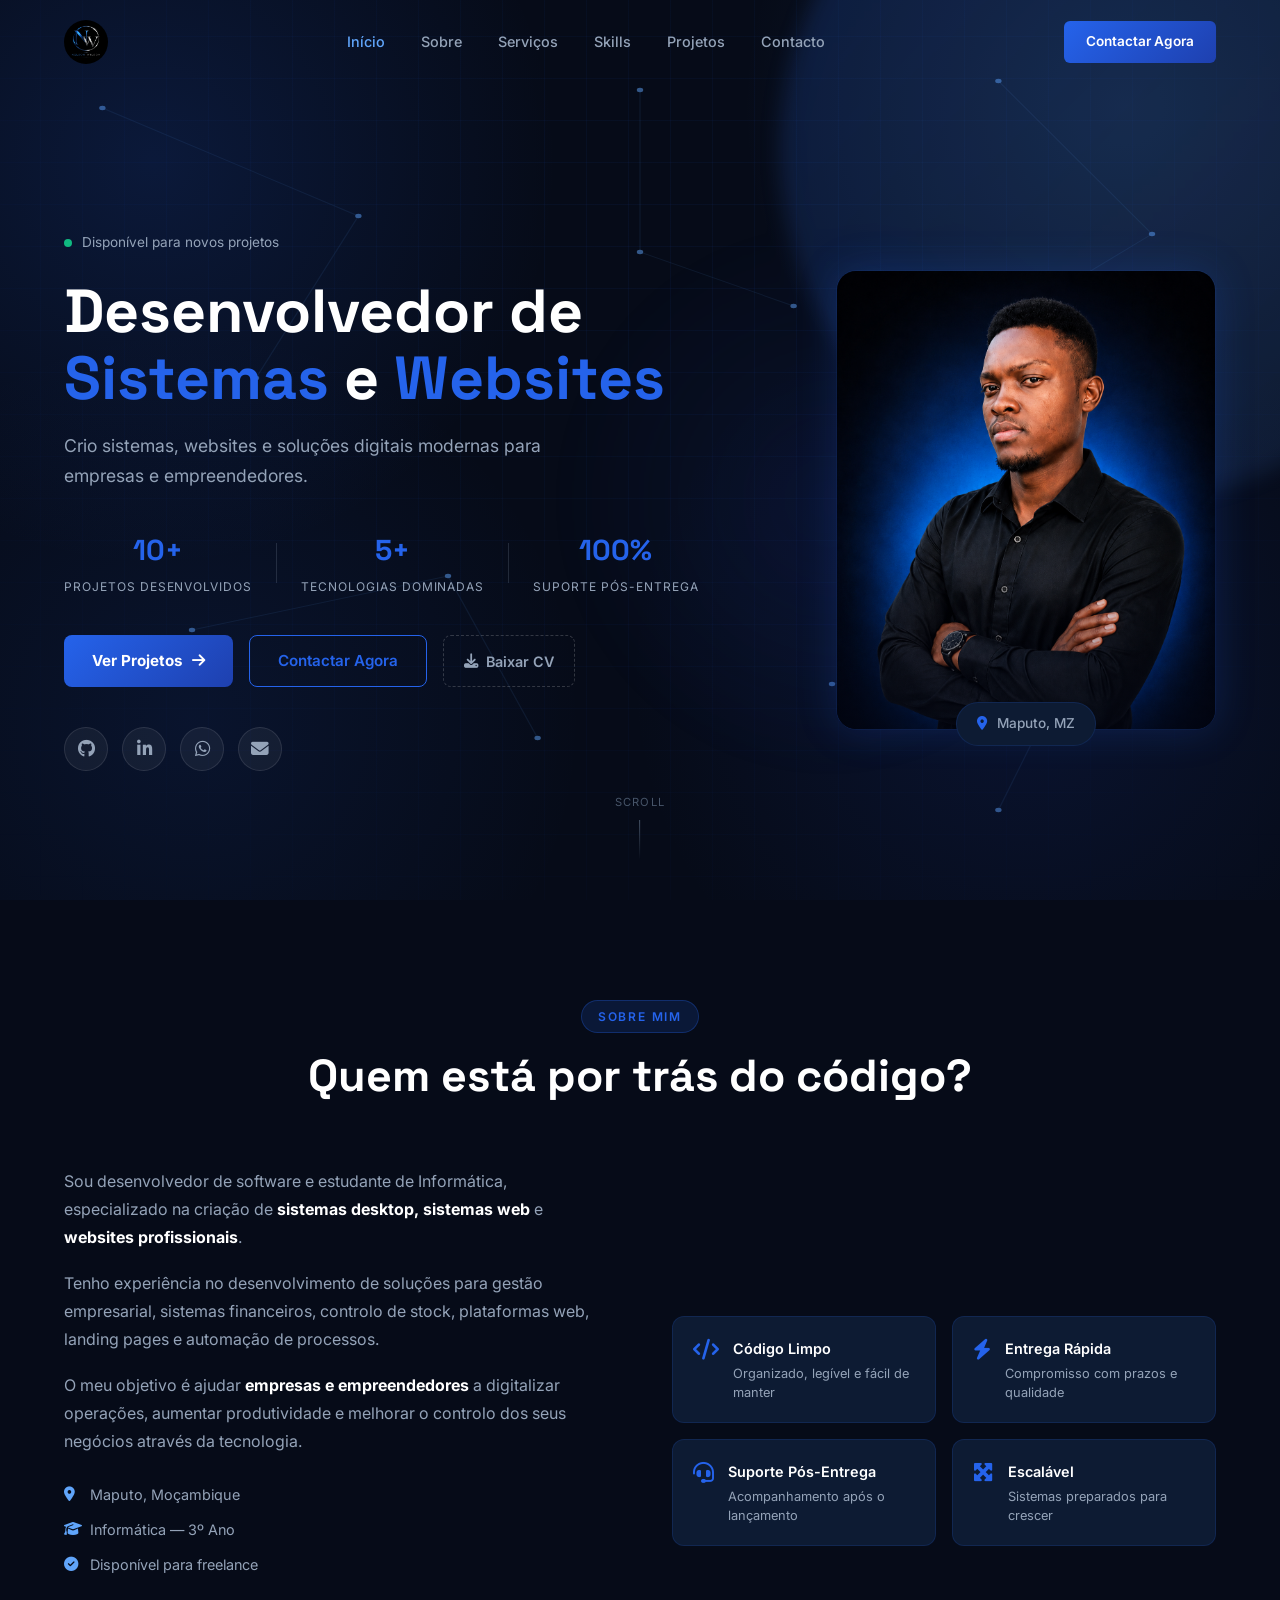
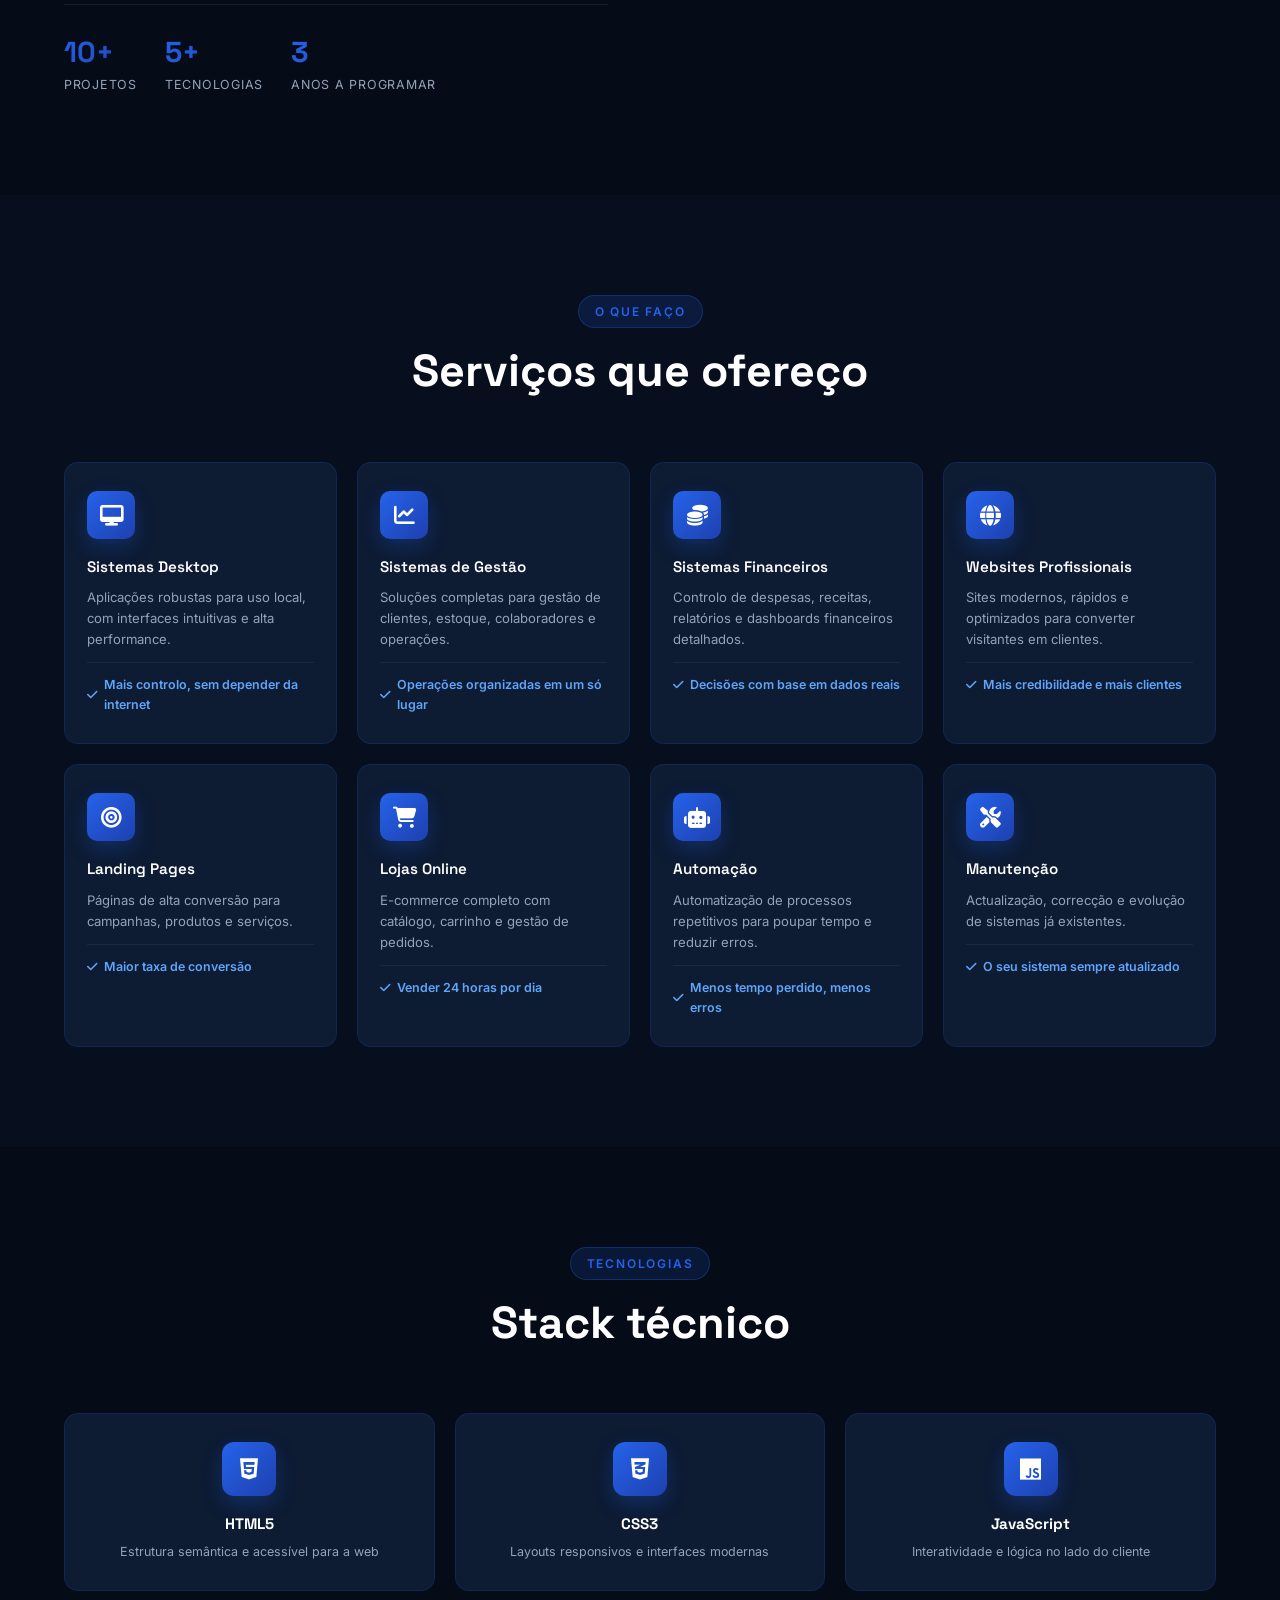
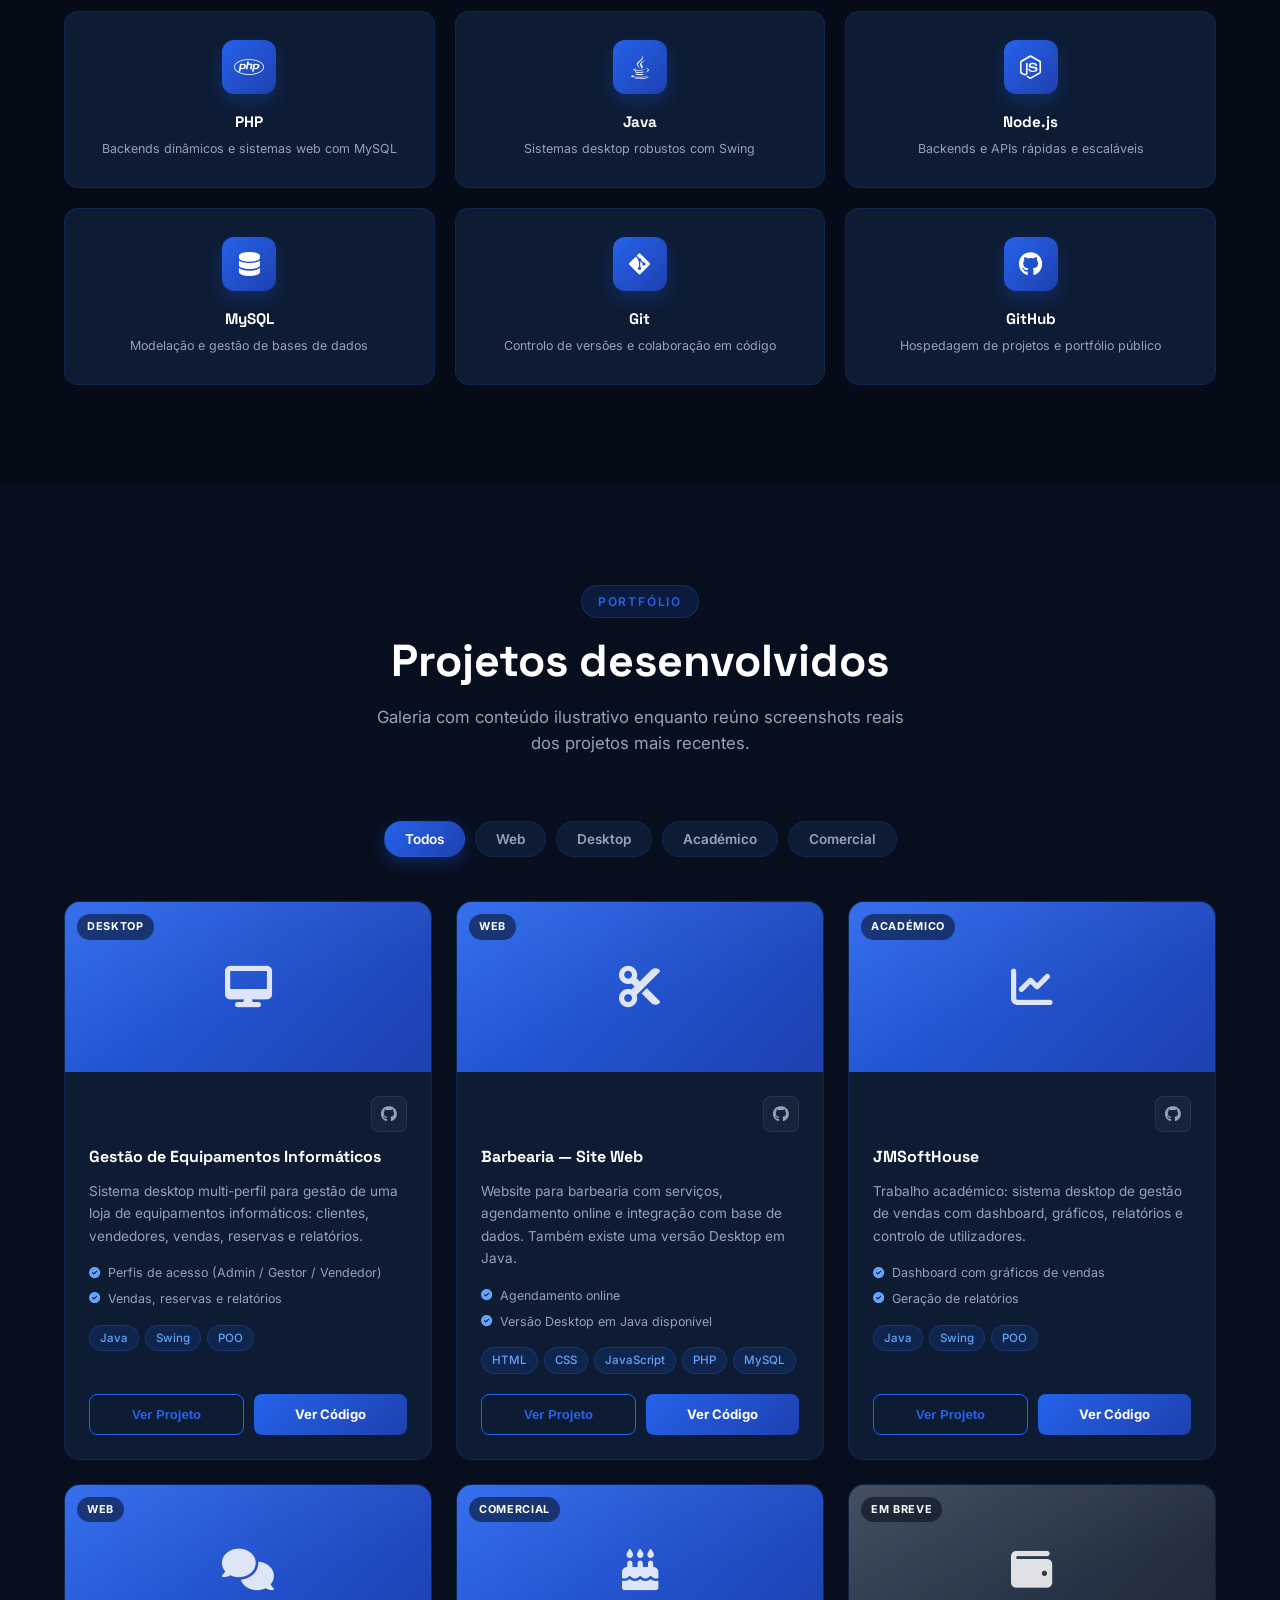
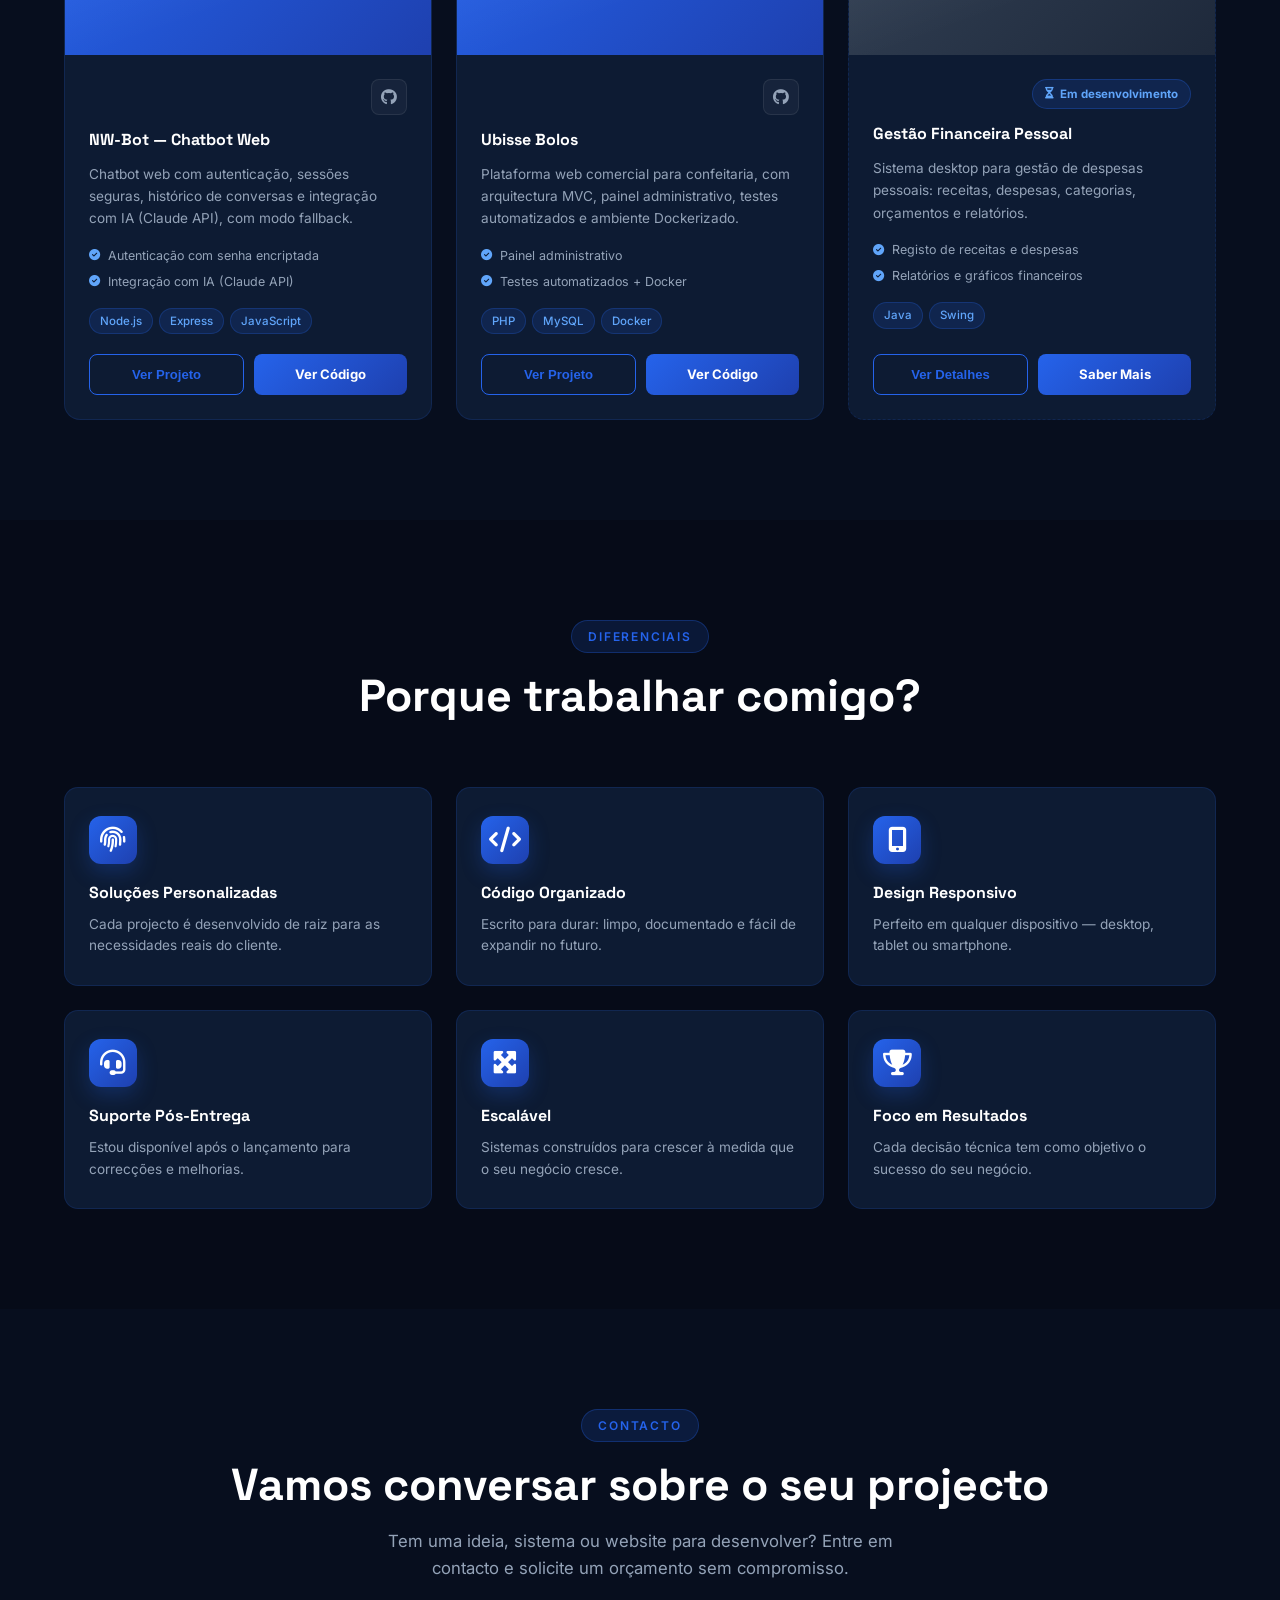
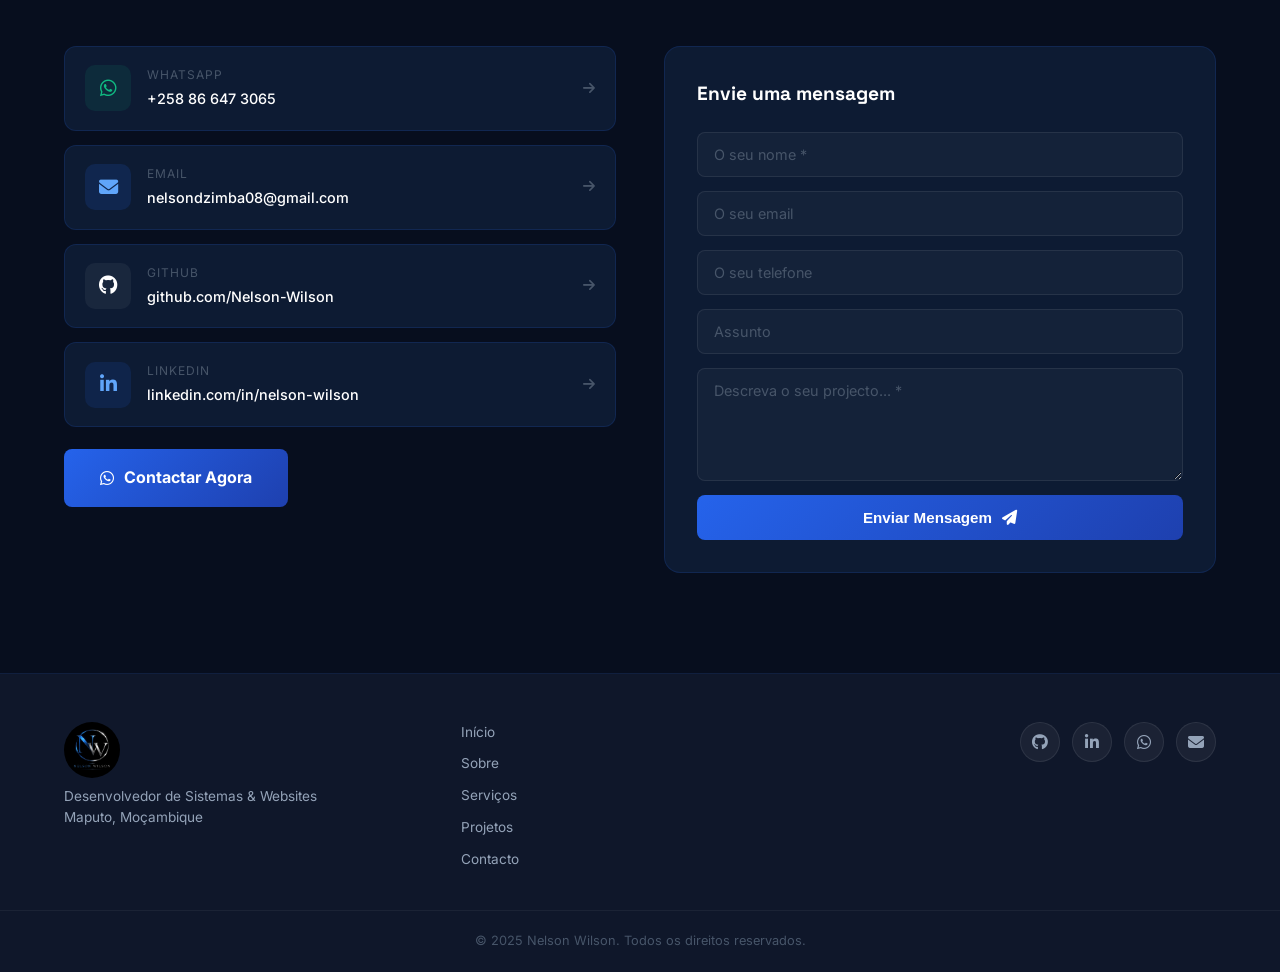
<file: index.html>
<!DOCTYPE html>
<html lang="pt">
<head>
    <meta charset="UTF-8">
    <meta name="viewport" content="width=device-width, initial-scale=1.0">
    <meta name="description" content="Nelson Wilson — Desenvolvedor de Sistemas e Websites em Maputo, Moçambique. Sistemas desktop, web, gestão empresarial e landing pages profissionais.">
    <meta name="keywords" content="desenvolvedor, sistemas, websites, Java, JavaScript, Maputo, Moçambique, portfólio">
    <meta name="author" content="Nelson Wilson">
    <meta name="theme-color" content="#0F172A">
    <link rel="canonical" href="https://nelson-wilson.github.io/">
    <meta property="og:title" content="Nelson Wilson — Desenvolvedor de Sistemas & Websites">
    <meta property="og:description" content="Desenvolvo sistemas personalizados, websites profissionais e soluções digitais para empresas e empreendedores.">
    <meta property="og:type" content="website">
    <meta property="og:url" content="https://nelson-wilson.github.io/">
    <meta property="og:image" content="https://nelson-wilson.github.io/assets/logo.png">
    <meta property="og:locale" content="pt_PT">
    <meta name="twitter:card" content="summary_large_image">
    <meta name="twitter:title" content="Nelson Wilson — Desenvolvedor de Sistemas & Websites">
    <meta name="twitter:description" content="Desenvolvo sistemas personalizados, websites profissionais e soluções digitais para empresas e empreendedores.">
    <meta name="twitter:image" content="https://nelson-wilson.github.io/assets/logo.png">
    <title>Nelson Wilson — Desenvolvedor de Sistemas & Websites</title>
    <link rel="icon" type="image/png" href="portfolio/assets/favicon.png">
    <link rel="apple-touch-icon" href="portfolio/assets/apple-touch-icon.png">
    <link rel="stylesheet" href="portfolio/style.css">
    <link rel="preconnect" href="https://fonts.googleapis.com">
    <link href="https://fonts.googleapis.com/css2?family=Inter:wght@300;400;500;600;700;800;900&family=Space+Grotesk:wght@400;500;600;700&display=swap" rel="stylesheet">
    <link rel="stylesheet" href="https://cdnjs.cloudflare.com/ajax/libs/font-awesome/6.4.0/css/all.min.css">
</head>
<body>

    <!-- FUNDO TECNOLÓGICO GLOBAL -->
    <div class="tech-bg" aria-hidden="true">
        <svg class="tech-bg-nodes" preserveAspectRatio="none" viewBox="0 0 1000 1000">
            <line x1="80" y1="120" x2="280" y2="240"></line>
            <line x1="280" y1="240" x2="200" y2="420"></line>
            <line x1="780" y1="90" x2="900" y2="260"></line>
            <line x1="900" y1="260" x2="760" y2="380"></line>
            <line x1="150" y1="700" x2="350" y2="640"></line>
            <line x1="350" y1="640" x2="420" y2="820"></line>
            <line x1="650" y1="760" x2="850" y2="700"></line>
            <line x1="850" y1="700" x2="780" y2="900"></line>
            <line x1="500" y1="100" x2="500" y2="280"></line>
            <line x1="500" y1="280" x2="620" y2="340"></line>

            <circle cx="80" cy="120" r="2.5"></circle>
            <circle cx="280" cy="240" r="2.5"></circle>
            <circle cx="200" cy="420" r="2.5"></circle>
            <circle cx="780" cy="90" r="2.5"></circle>
            <circle cx="900" cy="260" r="2.5"></circle>
            <circle cx="760" cy="380" r="2.5"></circle>
            <circle cx="150" cy="700" r="2.5"></circle>
            <circle cx="350" cy="640" r="2.5"></circle>
            <circle cx="420" cy="820" r="2.5"></circle>
            <circle cx="650" cy="760" r="2.5"></circle>
            <circle cx="850" cy="700" r="2.5"></circle>
            <circle cx="780" cy="900" r="2.5"></circle>
            <circle cx="500" cy="100" r="2.5"></circle>
            <circle cx="500" cy="280" r="2.5"></circle>
            <circle cx="620" cy="340" r="2.5"></circle>
        </svg>
    </div>

    <!-- NAVBAR -->
    <nav class="navbar" id="navbar">
        <div class="container nav-container">
            <a href="#home" class="logo logo--img"><img src="portfolio/assets/logo.png" alt="Nelson Wilson"></a>
            <ul class="nav-links" id="navLinks">
                <li><a href="#home" class="nav-link">Início</a></li>
                <li><a href="#about" class="nav-link">Sobre</a></li>
                <li><a href="#services" class="nav-link">Serviços</a></li>
                <li><a href="#skills" class="nav-link">Skills</a></li>
                <li><a href="#projects" class="nav-link">Projetos</a></li>
                <li><a href="#contact" class="nav-link">Contacto</a></li>
            </ul>
            <a href="https://wa.me/258866473065?text=Olá%20Nelson,%20gostaria%20de%20um%20orçamento!" target="_blank" class="btn-nav">Contactar Agora</a>
            <button class="menu-toggle" id="menuToggle" aria-label="Abrir menu">
                <span></span><span></span><span></span>
            </button>
        </div>
    </nav>

    <!-- HERO -->
    <section id="home" class="hero">
        <div class="hero-bg-glow"></div>
        <div class="container hero-container">
            <div class="hero-text" data-aos="fade-right">
                <div class="hero-eyebrow">
                    <span class="dot-pulse"></span>
                    Disponível para novos projetos
                </div>
                <h1 class="hero-title">
                    Desenvolvedor de<br>
                    <span class="accent-text">Sistemas</span> e <span class="accent-text">Websites</span>
                </h1>
                <p class="hero-desc">
                    Crio sistemas, websites e soluções digitais modernas para empresas e empreendedores.
                </p>
                <div class="hero-stats">
                    <div class="hero-stat">
                        <span class="stat-n" data-count="10" data-suffix="+">0</span>
                        <span class="stat-l">Projetos Desenvolvidos</span>
                    </div>
                    <div class="stat-divider"></div>
                    <div class="hero-stat">
                        <span class="stat-n" data-count="5" data-suffix="+">0</span>
                        <span class="stat-l">Tecnologias Dominadas</span>
                    </div>
                    <div class="stat-divider"></div>
                    <div class="hero-stat">
                        <span class="stat-n" data-count="100" data-suffix="%">0</span>
                        <span class="stat-l">Suporte Pós-Entrega</span>
                    </div>
                </div>
                <div class="hero-actions">
                    <a href="#projects" class="btn-primary">Ver Projetos <i class="fas fa-arrow-right"></i></a>
                    <a href="https://wa.me/258866473065?text=Olá%20Nelson,%20gostaria%20de%20um%20orçamento!" target="_blank" class="btn-outline">Contactar Agora</a>
                    <a href="assets/CV-Nelson-Wilson.pdf" download class="btn-ghost"><i class="fas fa-download"></i> Baixar CV</a>
                </div>
                <div class="hero-socials">
                    <a href="https://github.com/Nelson-Wilson" target="_blank" aria-label="GitHub"><i class="fab fa-github"></i></a>
                    <a href="https://www.linkedin.com/in/nelson-wilson" target="_blank" aria-label="LinkedIn"><i class="fab fa-linkedin-in"></i></a>
                    <a href="https://wa.me/258866473065" target="_blank" aria-label="WhatsApp"><i class="fab fa-whatsapp"></i></a>
                    <a href="mailto:nelsondzimba08@gmail.com" aria-label="Email"><i class="fas fa-envelope"></i></a>
                </div>
            </div>
            <div class="hero-photo" data-aos="fade-left">
                <div class="photo-frame">
                    <img src="portfolio/nelson.png" alt="Nelson Wilson — Desenvolvedor de Sistemas e Websites" loading="eager">
                </div>
                <div class="photo-badge">
                    <i class="fas fa-map-marker-alt"></i> Maputo, MZ
                </div>
            </div>
        </div>
        <div class="scroll-hint">
            <span>Scroll</span>
            <div class="scroll-line"></div>
        </div>
    </section>

    <!-- SOBRE -->
    <section id="about" class="section">
        <div class="container">
            <div class="section-header" data-aos="fade-up">
                <span class="section-tag">Sobre Mim</span>
                <h2 class="section-title">Quem está por trás do código?</h2>
            </div>
            <div class="about-grid">
                <div class="about-text" data-aos="fade-right">
                    <p>Sou desenvolvedor de software e estudante de Informática, especializado na criação de <strong>sistemas desktop, sistemas web</strong> e <strong>websites profissionais</strong>.</p>
                    <p>Tenho experiência no desenvolvimento de soluções para gestão empresarial, sistemas financeiros, controlo de stock, plataformas web, landing pages e automação de processos.</p>
                    <p>O meu objetivo é ajudar <strong>empresas e empreendedores</strong> a digitalizar operações, aumentar produtividade e melhorar o controlo dos seus negócios através da tecnologia.</p>
                    <div class="about-info">
                        <div class="info-item"><i class="fas fa-map-marker-alt"></i> Maputo, Moçambique</div>
                        <div class="info-item"><i class="fas fa-graduation-cap"></i> Informática — 3º Ano</div>
                        <div class="info-item"><i class="fas fa-check-circle"></i> Disponível para freelance</div>
                    </div>
                    <div class="about-stats">
                        <div class="about-stat">
                            <span class="about-stat-n" data-count="10" data-suffix="+">0</span>
                            <span class="about-stat-l">Projetos</span>
                        </div>
                        <div class="about-stat">
                            <span class="about-stat-n" data-count="5" data-suffix="+">0</span>
                            <span class="about-stat-l">Tecnologias</span>
                        </div>
                        <div class="about-stat">
                            <span class="about-stat-n" data-count="3" data-suffix="">0</span>
                            <span class="about-stat-l">Anos a programar</span>
                        </div>
                    </div>
                </div>
                <div class="about-values" data-aos="fade-left">
                    <div class="value-card">
                        <i class="fas fa-code"></i>
                        <div>
                            <h4>Código Limpo</h4>
                            <p>Organizado, legível e fácil de manter</p>
                        </div>
                    </div>
                    <div class="value-card">
                        <i class="fas fa-bolt"></i>
                        <div>
                            <h4>Entrega Rápida</h4>
                            <p>Compromisso com prazos e qualidade</p>
                        </div>
                    </div>
                    <div class="value-card">
                        <i class="fas fa-headset"></i>
                        <div>
                            <h4>Suporte Pós-Entrega</h4>
                            <p>Acompanhamento após o lançamento</p>
                        </div>
                    </div>
                    <div class="value-card">
                        <i class="fas fa-expand-arrows-alt"></i>
                        <div>
                            <h4>Escalável</h4>
                            <p>Sistemas preparados para crescer</p>
                        </div>
                    </div>
                </div>
            </div>
        </div>
    </section>

    <!-- SERVIÇOS -->
    <section id="services" class="section section-alt">
        <div class="container">
            <div class="section-header" data-aos="fade-up">
                <span class="section-tag">O Que Faço</span>
                <h2 class="section-title">Serviços que ofereço</h2>
            </div>
            <div class="services-grid">
                <div class="service-card" data-aos="fade-up" data-aos-delay="0">
                    <div class="service-icon"><i class="fas fa-desktop"></i></div>
                    <h3>Sistemas Desktop</h3>
                    <p>Aplicações robustas para uso local, com interfaces intuitivas e alta performance.</p>
                    <div class="service-benefit"><i class="fas fa-check"></i> Mais controlo, sem depender da internet</div>
                </div>
                <div class="service-card" data-aos="fade-up" data-aos-delay="80">
                    <div class="service-icon"><i class="fas fa-chart-line"></i></div>
                    <h3>Sistemas de Gestão</h3>
                    <p>Soluções completas para gestão de clientes, estoque, colaboradores e operações.</p>
                    <div class="service-benefit"><i class="fas fa-check"></i> Operações organizadas em um só lugar</div>
                </div>
                <div class="service-card" data-aos="fade-up" data-aos-delay="160">
                    <div class="service-icon"><i class="fas fa-coins"></i></div>
                    <h3>Sistemas Financeiros</h3>
                    <p>Controlo de despesas, receitas, relatórios e dashboards financeiros detalhados.</p>
                    <div class="service-benefit"><i class="fas fa-check"></i> Decisões com base em dados reais</div>
                </div>
                <div class="service-card" data-aos="fade-up" data-aos-delay="240">
                    <div class="service-icon"><i class="fas fa-globe"></i></div>
                    <h3>Websites Profissionais</h3>
                    <p>Sites modernos, rápidos e optimizados para converter visitantes em clientes.</p>
                    <div class="service-benefit"><i class="fas fa-check"></i> Mais credibilidade e mais clientes</div>
                </div>
                <div class="service-card" data-aos="fade-up" data-aos-delay="320">
                    <div class="service-icon"><i class="fas fa-bullseye"></i></div>
                    <h3>Landing Pages</h3>
                    <p>Páginas de alta conversão para campanhas, produtos e serviços.</p>
                    <div class="service-benefit"><i class="fas fa-check"></i> Maior taxa de conversão</div>
                </div>
                <div class="service-card" data-aos="fade-up" data-aos-delay="400">
                    <div class="service-icon"><i class="fas fa-shopping-cart"></i></div>
                    <h3>Lojas Online</h3>
                    <p>E-commerce completo com catálogo, carrinho e gestão de pedidos.</p>
                    <div class="service-benefit"><i class="fas fa-check"></i> Vender 24 horas por dia</div>
                </div>
                <div class="service-card" data-aos="fade-up" data-aos-delay="480">
                    <div class="service-icon"><i class="fas fa-robot"></i></div>
                    <h3>Automação</h3>
                    <p>Automatização de processos repetitivos para poupar tempo e reduzir erros.</p>
                    <div class="service-benefit"><i class="fas fa-check"></i> Menos tempo perdido, menos erros</div>
                </div>
                <div class="service-card" data-aos="fade-up" data-aos-delay="560">
                    <div class="service-icon"><i class="fas fa-tools"></i></div>
                    <h3>Manutenção</h3>
                    <p>Actualização, correcção e evolução de sistemas já existentes.</p>
                    <div class="service-benefit"><i class="fas fa-check"></i> O seu sistema sempre atualizado</div>
                </div>
            </div>
        </div>
    </section>

    <!-- HABILIDADES -->
    <section id="skills" class="section">
        <div class="container">
            <div class="section-header" data-aos="fade-up">
                <span class="section-tag">Tecnologias</span>
                <h2 class="section-title">Stack técnico</h2>
            </div>
            <div class="tech-grid">
                <div class="tech-card" data-aos="fade-up" data-aos-delay="0">
                    <div class="tech-icon"><i class="fab fa-html5"></i></div>
                    <h4>HTML5</h4>
                    <p>Estrutura semântica e acessível para a web</p>
                </div>
                <div class="tech-card" data-aos="fade-up" data-aos-delay="60">
                    <div class="tech-icon"><i class="fab fa-css3-alt"></i></div>
                    <h4>CSS3</h4>
                    <p>Layouts responsivos e interfaces modernas</p>
                </div>
                <div class="tech-card" data-aos="fade-up" data-aos-delay="120">
                    <div class="tech-icon"><i class="fab fa-js"></i></div>
                    <h4>JavaScript</h4>
                    <p>Interatividade e lógica no lado do cliente</p>
                </div>
                <div class="tech-card" data-aos="fade-up" data-aos-delay="180">
                    <div class="tech-icon"><i class="fab fa-php"></i></div>
                    <h4>PHP</h4>
                    <p>Backends dinâmicos e sistemas web com MySQL</p>
                </div>
                <div class="tech-card" data-aos="fade-up" data-aos-delay="240">
                    <div class="tech-icon"><i class="fab fa-java"></i></div>
                    <h4>Java</h4>
                    <p>Sistemas desktop robustos com Swing</p>
                </div>
                <div class="tech-card" data-aos="fade-up" data-aos-delay="300">
                    <div class="tech-icon"><i class="fab fa-node-js"></i></div>
                    <h4>Node.js</h4>
                    <p>Backends e APIs rápidas e escaláveis</p>
                </div>
                <div class="tech-card" data-aos="fade-up" data-aos-delay="360">
                    <div class="tech-icon"><i class="fas fa-database"></i></div>
                    <h4>MySQL</h4>
                    <p>Modelação e gestão de bases de dados</p>
                </div>
                <div class="tech-card" data-aos="fade-up" data-aos-delay="420">
                    <div class="tech-icon"><i class="fab fa-git-alt"></i></div>
                    <h4>Git</h4>
                    <p>Controlo de versões e colaboração em código</p>
                </div>
                <div class="tech-card" data-aos="fade-up" data-aos-delay="480">
                    <div class="tech-icon"><i class="fab fa-github"></i></div>
                    <h4>GitHub</h4>
                    <p>Hospedagem de projetos e portfólio público</p>
                </div>
            </div>
        </div>
    </section>


    <!-- PROJETOS -->
    <section id="projects" class="section section-alt">
        <div class="container">
            <div class="section-header" data-aos="fade-up">
                <span class="section-tag">Portfólio</span>
                <h2 class="section-title">Projetos desenvolvidos</h2>
                <p class="section-desc">Galeria com conteúdo ilustrativo enquanto reúno screenshots reais dos projetos mais recentes.</p>
            </div>

            <div class="filter-bar" data-aos="fade-up">
                <button class="filter-btn active" data-filter="all">Todos</button>
                <button class="filter-btn" data-filter="web">Web</button>
                <button class="filter-btn" data-filter="desktop">Desktop</button>
                <button class="filter-btn" data-filter="academico">Académico</button>
                <button class="filter-btn" data-filter="comercial">Comercial</button>
            </div>

            <div class="projects-grid" id="projectsGrid">

                <div class="project-card" data-aos="fade-up" data-aos-delay="0" data-category="desktop">
                    <div class="project-thumb"
                        data-title="Gestão de Equipamentos Informáticos"
                        data-category-label="Desktop"
                        data-desc="Sistema desktop multi-perfil (Administrador, Gestor e Vendedor) para gestão de uma loja de equipamentos informáticos: clientes, vendedores, vendas, reservas e relatórios."
                        data-icon="fas fa-desktop"
                        data-tags="Java,Swing,POO"
                        data-features="Perfis de acesso (Admin / Gestor / Vendedor),Gestão de clientes e vendedores,Registo de vendas e reservas,Relatórios de vendas"
                        data-link="https://github.com/Nelson-Wilson/Gest%C3%A3o-Equipamentos-inform%C3%A1ticos">
                        <span class="project-category-tag">Desktop</span>
                        <i class="fas fa-desktop"></i>
                        <div class="thumb-overlay"><span><i class="fas fa-eye"></i> Ver Projeto</span></div>
                    </div>
                    <div class="project-body">
                        <div class="project-top">
                            <a href="https://github.com/Nelson-Wilson/Gest%C3%A3o-Equipamentos-inform%C3%A1ticos" target="_blank" class="project-gh" aria-label="GitHub"><i class="fab fa-github"></i></a>
                        </div>
                        <h3>Gestão de Equipamentos Informáticos</h3>
                        <p>Sistema desktop multi-perfil para gestão de uma loja de equipamentos informáticos: clientes, vendedores, vendas, reservas e relatórios.</p>
                        <div class="project-features">
                            <span><i class="fas fa-check-circle"></i> Perfis de acesso (Admin / Gestor / Vendedor)</span>
                            <span><i class="fas fa-check-circle"></i> Vendas, reservas e relatórios</span>
                        </div>
                        <div class="project-tags">
                            <span>Java</span><span>Swing</span><span>POO</span>
                        </div>
                        <div class="project-actions">
                            <button class="btn-outline btn-sm view-project-btn">Ver Projeto</button>
                            <a href="https://github.com/Nelson-Wilson/Gest%C3%A3o-Equipamentos-inform%C3%A1ticos" target="_blank" class="btn-primary btn-sm">Ver Código</a>
                        </div>
                    </div>
                </div>

                <div class="project-card" data-aos="fade-up" data-aos-delay="80" data-category="web">
                    <div class="project-thumb"
                        data-title="Barbearia — Site Web"
                        data-category-label="Web"
                        data-desc="Website para barbearia com apresentação de serviços, agendamento online e integração com base de dados. Existe também uma versão desktop em Java do mesmo sistema."
                        data-icon="fas fa-cut"
                        data-tags="HTML,CSS,JavaScript,PHP,MySQL"
                        data-features="Apresentação de serviços e preços,Agendamento online,Integração com base de dados (PHP + MySQL),Versão Desktop em Java disponível"
                        data-link="https://github.com/Nelson-Wilson">
                        <span class="project-category-tag">Web</span>
                        <i class="fas fa-cut"></i>
                        <div class="thumb-overlay"><span><i class="fas fa-eye"></i> Ver Projeto</span></div>
                    </div>
                    <div class="project-body">
                        <div class="project-top">
                            <a href="https://github.com/Nelson-Wilson" target="_blank" class="project-gh" aria-label="GitHub"><i class="fab fa-github"></i></a>
                        </div>
                        <h3>Barbearia — Site Web</h3>
                        <p>Website para barbearia com serviços, agendamento online e integração com base de dados. Também existe uma versão Desktop em Java.</p>
                        <div class="project-features">
                            <span><i class="fas fa-check-circle"></i> Agendamento online</span>
                            <span><i class="fas fa-check-circle"></i> Versão Desktop em Java disponível</span>
                        </div>
                        <div class="project-tags">
                            <span>HTML</span><span>CSS</span><span>JavaScript</span><span>PHP</span><span>MySQL</span>
                        </div>
                        <div class="project-actions">
                            <button class="btn-outline btn-sm view-project-btn">Ver Projeto</button>
                            <a href="https://github.com/Nelson-Wilson" target="_blank" class="btn-primary btn-sm">Ver Código</a>
                        </div>
                    </div>
                </div>

                <div class="project-card" data-aos="fade-up" data-aos-delay="160" data-category="academico">
                    <div class="project-thumb"
                        data-title="JMSoftHouse"
                        data-category-label="Académico"
                        data-desc="Trabalho académico: sistema desktop de gestão de vendas com dashboard, gráficos, relatórios e controlo de utilizadores."
                        data-icon="fas fa-chart-line"
                        data-tags="Java,Swing,POO"
                        data-features="Dashboard com gráficos de vendas,Geração de relatórios,Login e gestão de utilizadores,Persistência de dados em ficheiro"
                        data-link="https://github.com/Nelson-Wilson/JMSoftHouse-trabalho-academico">
                        <span class="project-category-tag">Académico</span>
                        <i class="fas fa-chart-line"></i>
                        <div class="thumb-overlay"><span><i class="fas fa-eye"></i> Ver Projeto</span></div>
                    </div>
                    <div class="project-body">
                        <div class="project-top">
                            <a href="https://github.com/Nelson-Wilson/JMSoftHouse-trabalho-academico" target="_blank" class="project-gh" aria-label="GitHub"><i class="fab fa-github"></i></a>
                        </div>
                        <h3>JMSoftHouse</h3>
                        <p>Trabalho académico: sistema desktop de gestão de vendas com dashboard, gráficos, relatórios e controlo de utilizadores.</p>
                        <div class="project-features">
                            <span><i class="fas fa-check-circle"></i> Dashboard com gráficos de vendas</span>
                            <span><i class="fas fa-check-circle"></i> Geração de relatórios</span>
                        </div>
                        <div class="project-tags">
                            <span>Java</span><span>Swing</span><span>POO</span>
                        </div>
                        <div class="project-actions">
                            <button class="btn-outline btn-sm view-project-btn">Ver Projeto</button>
                            <a href="https://github.com/Nelson-Wilson/JMSoftHouse-trabalho-academico" target="_blank" class="btn-primary btn-sm">Ver Código</a>
                        </div>
                    </div>
                </div>

                <div class="project-card" data-aos="fade-up" data-aos-delay="240" data-category="web">
                    <div class="project-thumb"
                        data-title="NW-Bot — Chatbot Web"
                        data-category-label="Web"
                        data-desc="Chatbot web com autenticação de utilizadores, sessões seguras, histórico de conversas persistido e integração com IA (Claude API), com modo fallback sem chave de API."
                        data-icon="fas fa-comments"
                        data-tags="Node.js,Express,JavaScript,Claude API"
                        data-features="Registo e login com senha encriptada,Histórico de conversas persistido,Integração com IA (Claude API),Modo fallback sem chave de API"
                        data-link="https://github.com/Nelson-Wilson/chatbot-NW">
                        <span class="project-category-tag">Web</span>
                        <i class="fas fa-comments"></i>
                        <div class="thumb-overlay"><span><i class="fas fa-eye"></i> Ver Projeto</span></div>
                    </div>
                    <div class="project-body">
                        <div class="project-top">
                            <a href="https://github.com/Nelson-Wilson/chatbot-NW" target="_blank" class="project-gh" aria-label="GitHub"><i class="fab fa-github"></i></a>
                        </div>
                        <h3>NW-Bot — Chatbot Web</h3>
                        <p>Chatbot web com autenticação, sessões seguras, histórico de conversas e integração com IA (Claude API), com modo fallback.</p>
                        <div class="project-features">
                            <span><i class="fas fa-check-circle"></i> Autenticação com senha encriptada</span>
                            <span><i class="fas fa-check-circle"></i> Integração com IA (Claude API)</span>
                        </div>
                        <div class="project-tags">
                            <span>Node.js</span><span>Express</span><span>JavaScript</span>
                        </div>
                        <div class="project-actions">
                            <button class="btn-outline btn-sm view-project-btn">Ver Projeto</button>
                            <a href="https://github.com/Nelson-Wilson/chatbot-NW" target="_blank" class="btn-primary btn-sm">Ver Código</a>
                        </div>
                    </div>
                </div>

                <div class="project-card" data-aos="fade-up" data-aos-delay="320" data-category="comercial">
                    <div class="project-thumb"
                        data-title="Ubisse Bolos"
                        data-category-label="Comercial"
                        data-desc="Plataforma web comercial para confeitaria, construída em arquitectura MVC com painel administrativo, testes automatizados e ambiente Dockerizado."
                        data-icon="fas fa-birthday-cake"
                        data-tags="PHP,MySQL,Docker,MVC"
                        data-features="Arquitectura MVC (controllers, models, views),Painel administrativo,Testes automatizados (PHPUnit),Ambiente Dockerizado"
                        data-link="https://github.com/Nelson-Wilson/SG-Confeitaria-ubisse-bolos">
                        <span class="project-category-tag">Comercial</span>
                        <i class="fas fa-birthday-cake"></i>
                        <div class="thumb-overlay"><span><i class="fas fa-eye"></i> Ver Projeto</span></div>
                    </div>
                    <div class="project-body">
                        <div class="project-top">
                            <a href="https://github.com/Nelson-Wilson/SG-Confeitaria-ubisse-bolos" target="_blank" class="project-gh" aria-label="GitHub"><i class="fab fa-github"></i></a>
                        </div>
                        <h3>Ubisse Bolos</h3>
                        <p>Plataforma web comercial para confeitaria, com arquitectura MVC, painel administrativo, testes automatizados e ambiente Dockerizado.</p>
                        <div class="project-features">
                            <span><i class="fas fa-check-circle"></i> Painel administrativo</span>
                            <span><i class="fas fa-check-circle"></i> Testes automatizados + Docker</span>
                        </div>
                        <div class="project-tags">
                            <span>PHP</span><span>MySQL</span><span>Docker</span>
                        </div>
                        <div class="project-actions">
                            <button class="btn-outline btn-sm view-project-btn">Ver Projeto</button>
                            <a href="https://github.com/Nelson-Wilson/SG-Confeitaria-ubisse-bolos" target="_blank" class="btn-primary btn-sm">Ver Código</a>
                        </div>
                    </div>
                </div>

                <div class="project-card project-card--soon" data-aos="fade-up" data-aos-delay="400" data-category="desktop">
                    <div class="project-thumb project-thumb--soon"
                        data-title="Gestão Financeira Pessoal"
                        data-category-label="Desktop · Em breve"
                        data-desc="Sistema desktop para gestão de despesas pessoais: registo de receitas e despesas, categorias, orçamentos e relatórios financeiros. Actualmente em desenvolvimento."
                        data-icon="fas fa-wallet"
                        data-tags="Java,Swing"
                        data-features="Registo de receitas e despesas,Categorização de gastos,Definição de orçamentos mensais,Relatórios e gráficos financeiros"
                        data-link="">
                        <span class="project-category-tag">Em breve</span>
                        <i class="fas fa-wallet"></i>
                        <div class="thumb-overlay"><span><i class="fas fa-eye"></i> Ver Detalhes</span></div>
                    </div>
                    <div class="project-body">
                        <div class="project-top">
                            <span class="project-soon-badge"><i class="fas fa-hourglass-half"></i> Em desenvolvimento</span>
                        </div>
                        <h3>Gestão Financeira Pessoal</h3>
                        <p>Sistema desktop para gestão de despesas pessoais: receitas, despesas, categorias, orçamentos e relatórios.</p>
                        <div class="project-features">
                            <span><i class="fas fa-check-circle"></i> Registo de receitas e despesas</span>
                            <span><i class="fas fa-check-circle"></i> Relatórios e gráficos financeiros</span>
                        </div>
                        <div class="project-tags">
                            <span>Java</span><span>Swing</span>
                        </div>
                        <div class="project-actions">
                            <button class="btn-outline btn-sm view-project-btn">Ver Detalhes</button>
                            <a href="https://wa.me/258866473065?text=Olá%20Nelson,%20gostaria%20de%20saber%20mais%20sobre%20o%20sistema%20de%20Gestão%20Financeira%20Pessoal" target="_blank" class="btn-primary btn-sm">Saber Mais</a>
                        </div>
                    </div>
                </div>

            </div>
            <p class="filter-empty" id="filterEmpty" style="display:none; text-align:center; color:var(--text-muted); margin-top:24px;">Nenhum projeto encontrado nesta categoria.</p>
        </div>
    </section>

    <!-- MODAL DE PROJETO -->
    <div class="project-modal" id="projectModal">
        <div class="modal-content">
            <button class="modal-close" id="modalClose" aria-label="Fechar"><i class="fas fa-times"></i></button>
            <div class="modal-thumb" id="modalThumb"><i id="modalIcon" class="fas fa-chart-pie"></i></div>
            <div class="modal-body">
                <span class="modal-category" id="modalCategory">Desktop</span>
                <h3 id="modalTitle">Título do Projeto</h3>
                <p class="modal-desc" id="modalDesc">Descrição do projeto.</p>
                <div class="project-features" id="modalFeatures"></div>
                <div class="project-tags" id="modalTags"></div>
                <div class="modal-actions">
                    <a href="#contact" class="btn-primary" id="modalContactBtn">Solicitar Orçamento</a>
                    <a href="https://github.com/Nelson-Wilson" target="_blank" class="btn-outline" id="modalCodeBtn">Ver Código</a>
                </div>
            </div>
        </div>
    </div>


    <!-- DIFERENCIAIS -->
    <section id="why" class="section">
        <div class="container">
            <div class="section-header" data-aos="fade-up">
                <span class="section-tag">Diferenciais</span>
                <h2 class="section-title">Porque trabalhar comigo?</h2>
            </div>
            <div class="why-grid">
                <div class="why-card" data-aos="fade-up" data-aos-delay="0">
                    <i class="fas fa-fingerprint"></i>
                    <h4>Soluções Personalizadas</h4>
                    <p>Cada projecto é desenvolvido de raiz para as necessidades reais do cliente.</p>
                </div>
                <div class="why-card" data-aos="fade-up" data-aos-delay="80">
                    <i class="fas fa-code"></i>
                    <h4>Código Organizado</h4>
                    <p>Escrito para durar: limpo, documentado e fácil de expandir no futuro.</p>
                </div>
                <div class="why-card" data-aos="fade-up" data-aos-delay="160">
                    <i class="fas fa-mobile-alt"></i>
                    <h4>Design Responsivo</h4>
                    <p>Perfeito em qualquer dispositivo — desktop, tablet ou smartphone.</p>
                </div>
                <div class="why-card" data-aos="fade-up" data-aos-delay="240">
                    <i class="fas fa-headset"></i>
                    <h4>Suporte Pós-Entrega</h4>
                    <p>Estou disponível após o lançamento para correcções e melhorias.</p>
                </div>
                <div class="why-card" data-aos="fade-up" data-aos-delay="320">
                    <i class="fas fa-expand-arrows-alt"></i>
                    <h4>Escalável</h4>
                    <p>Sistemas construídos para crescer à medida que o seu negócio cresce.</p>
                </div>
                <div class="why-card" data-aos="fade-up" data-aos-delay="400">
                    <i class="fas fa-trophy"></i>
                    <h4>Foco em Resultados</h4>
                    <p>Cada decisão técnica tem como objetivo o sucesso do seu negócio.</p>
                </div>
            </div>
        </div>
    </section>

    <!-- CONTACTO -->
    <section id="contact" class="section section-alt">
        <div class="container">
            <div class="section-header" data-aos="fade-up">
                <span class="section-tag">Contacto</span>
                <h2 class="section-title">Vamos conversar sobre o seu projecto</h2>
                <p class="section-desc">Tem uma ideia, sistema ou website para desenvolver? Entre em contacto e solicite um orçamento sem compromisso.</p>
            </div>
            <div class="contact-grid">
                <div class="contact-cards" data-aos="fade-right">
                    <a href="https://wa.me/258866473065?text=Olá%20Nelson,%20gostaria%20de%20solicitar%20um%20orçamento!" target="_blank" class="contact-card contact-card--whatsapp">
                        <div class="contact-card-icon"><i class="fab fa-whatsapp"></i></div>
                        <div class="contact-card-info">
                            <span class="contact-label">WhatsApp</span>
                            <span class="contact-value">+258 86 647 3065</span>
                        </div>
                        <i class="fas fa-arrow-right contact-arrow"></i>
                    </a>
                    <a href="mailto:nelsondzimba08@gmail.com" class="contact-card contact-card--email">
                        <div class="contact-card-icon"><i class="fas fa-envelope"></i></div>
                        <div class="contact-card-info">
                            <span class="contact-label">Email</span>
                            <span class="contact-value">nelsondzimba08@gmail.com</span>
                        </div>
                        <i class="fas fa-arrow-right contact-arrow"></i>
                    </a>
                    <a href="https://github.com/Nelson-Wilson" target="_blank" class="contact-card contact-card--github">
                        <div class="contact-card-icon"><i class="fab fa-github"></i></div>
                        <div class="contact-card-info">
                            <span class="contact-label">GitHub</span>
                            <span class="contact-value">github.com/Nelson-Wilson</span>
                        </div>
                        <i class="fas fa-arrow-right contact-arrow"></i>
                    </a>
                    <a href="https://www.linkedin.com/in/nelson-wilson" target="_blank" class="contact-card contact-card--linkedin">
                        <div class="contact-card-icon"><i class="fab fa-linkedin-in"></i></div>
                        <div class="contact-card-info">
                            <span class="contact-label">LinkedIn</span>
                            <span class="contact-value">linkedin.com/in/nelson-wilson</span>
                        </div>
                        <i class="fas fa-arrow-right contact-arrow"></i>
                    </a>
                    <div class="contact-cta" data-aos="fade-up">
                        <a href="https://wa.me/258866473065?text=Olá%20Nelson,%20gostaria%20de%20solicitar%20um%20orçamento!" target="_blank" class="btn-primary btn-large">
                            <i class="fab fa-whatsapp"></i> Contactar Agora
                        </a>
                    </div>
                </div>
                <div class="contact-form-wrap" data-aos="fade-left">
                    <h3>Envie uma mensagem</h3>
                    <div id="contactForm">
                        <input type="text" id="formName" placeholder="O seu nome *" autocomplete="name">
                        <input type="email" id="formEmail" placeholder="O seu email" autocomplete="email">
                        <input type="tel" id="formPhone" placeholder="O seu telefone" autocomplete="tel">
                        <input type="text" id="formSubject" placeholder="Assunto">
                        <textarea id="formMsg" placeholder="Descreva o seu projecto... *" rows="5"></textarea>
                        <button class="btn-primary btn-full" id="sendBtn" onclick="sendEmail()">
                            Enviar Mensagem <i class="fas fa-paper-plane"></i>
                        </button>
                    </div>
                </div>
            </div>
        </div>
    </section>

    <!-- FOOTER -->
    <footer class="footer">
        <div class="container footer-container">
            <div class="footer-brand">
                <span class="logo logo--img"><img src="portfolio/assets/logo.png" alt="Nelson Wilson"></span>
                <p>Desenvolvedor de Sistemas & Websites<br>Maputo, Moçambique</p>
            </div>
            <div class="footer-links">
                <a href="#home">Início</a>
                <a href="#about">Sobre</a>
                <a href="#services">Serviços</a>
                <a href="#projects">Projetos</a>
                <a href="#contact">Contacto</a>
            </div>
            <div class="footer-socials">
                <a href="https://github.com/Nelson-Wilson" target="_blank" aria-label="GitHub"><i class="fab fa-github"></i></a>
                <a href="https://www.linkedin.com/in/nelson-wilson" target="_blank" aria-label="LinkedIn"><i class="fab fa-linkedin-in"></i></a>
                <a href="https://wa.me/258866473065" target="_blank" aria-label="WhatsApp"><i class="fab fa-whatsapp"></i></a>
                <a href="mailto:nelsondzimba08@gmail.com" aria-label="Email"><i class="fas fa-envelope"></i></a>
            </div>
        </div>
        <div class="footer-bottom">
            <p>&copy; 2025 Nelson Wilson. Todos os direitos reservados.</p>
        </div>
    </footer>

    <script src="portfolio/script.js" defer></script>
</body>
</html>
</file>
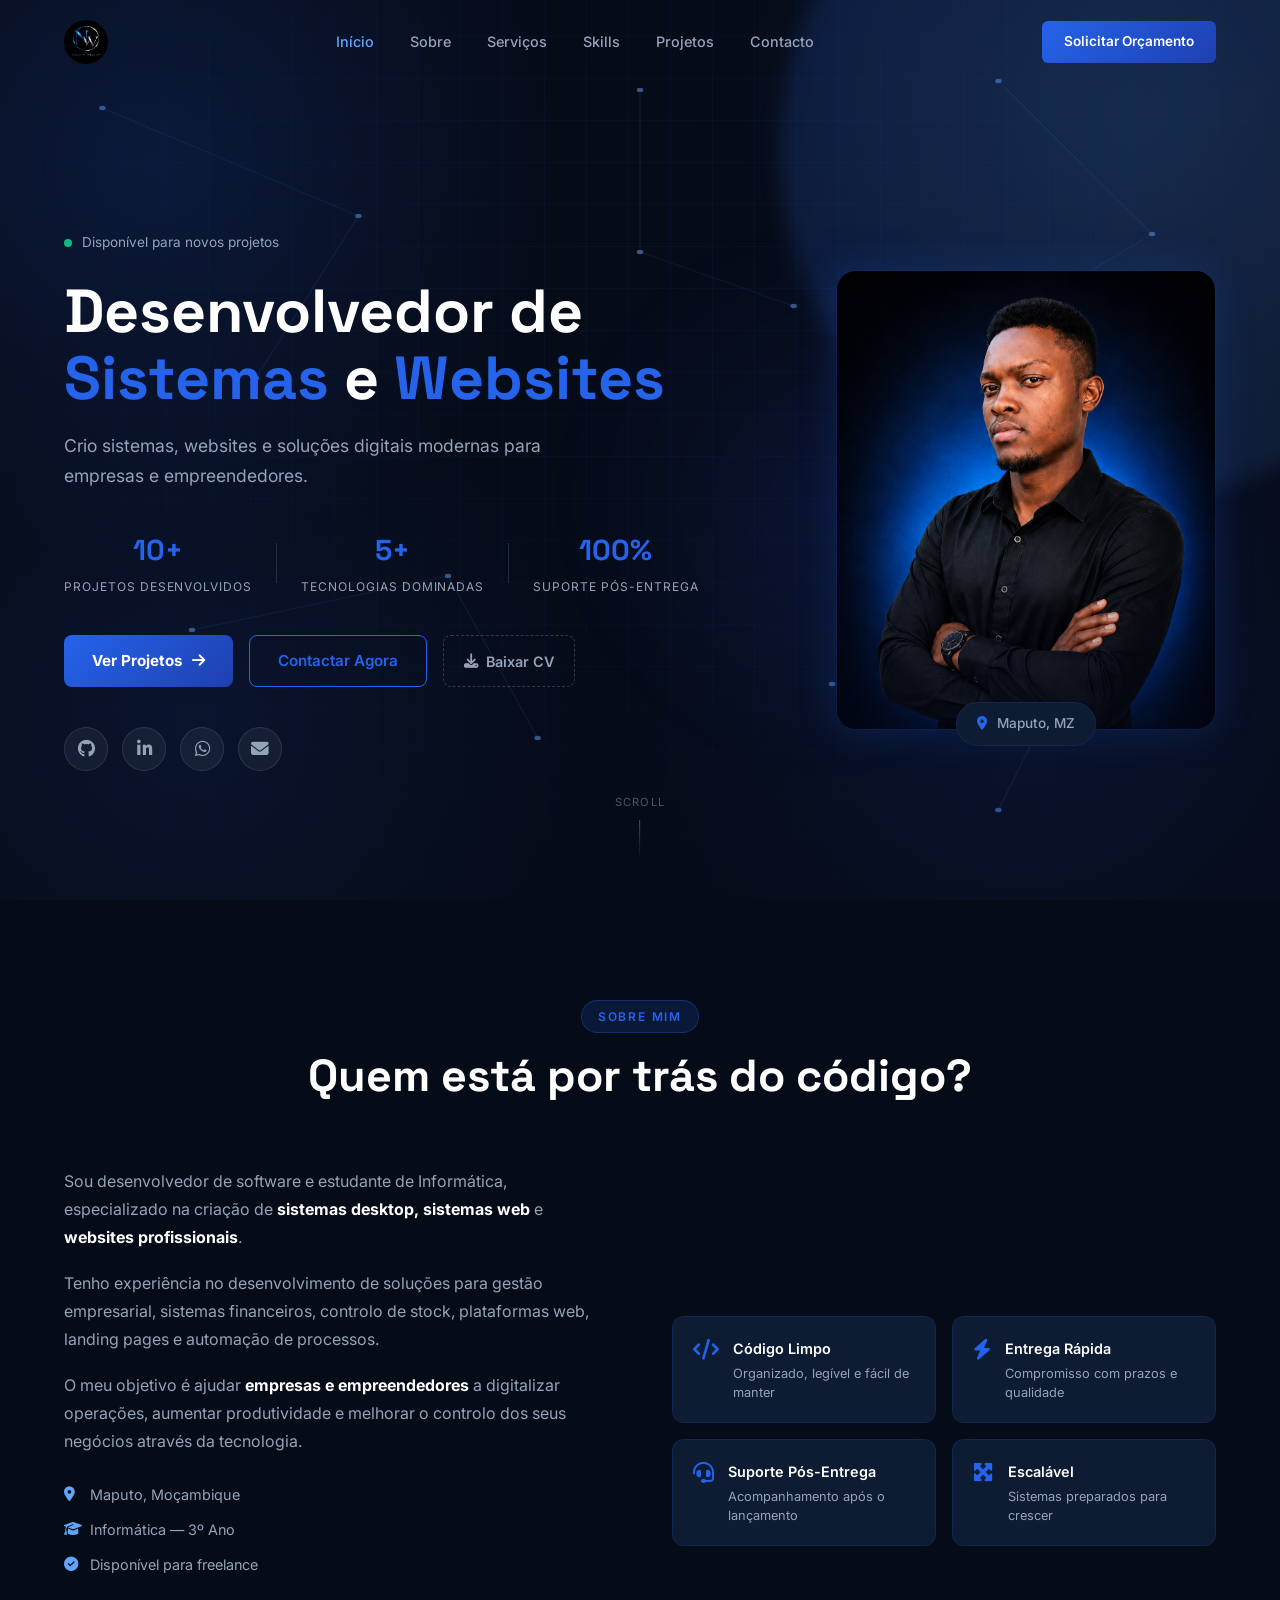
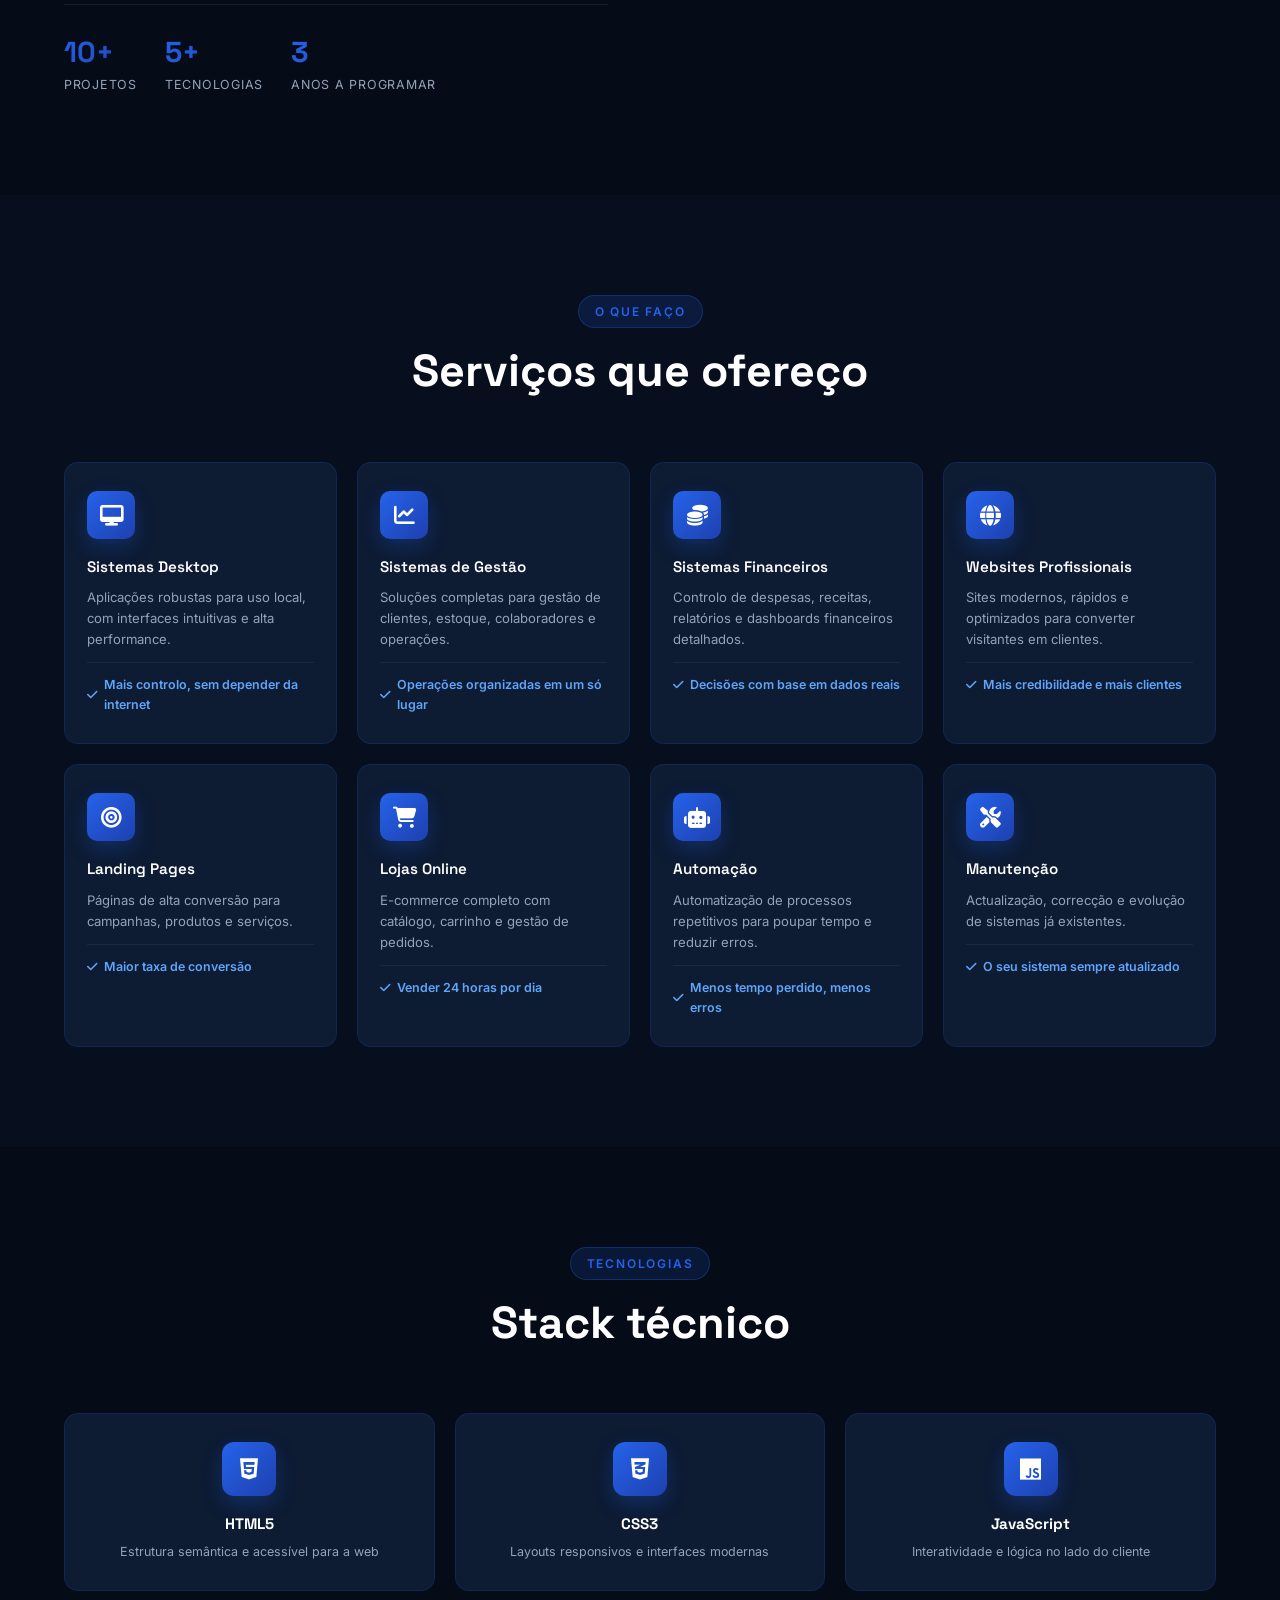
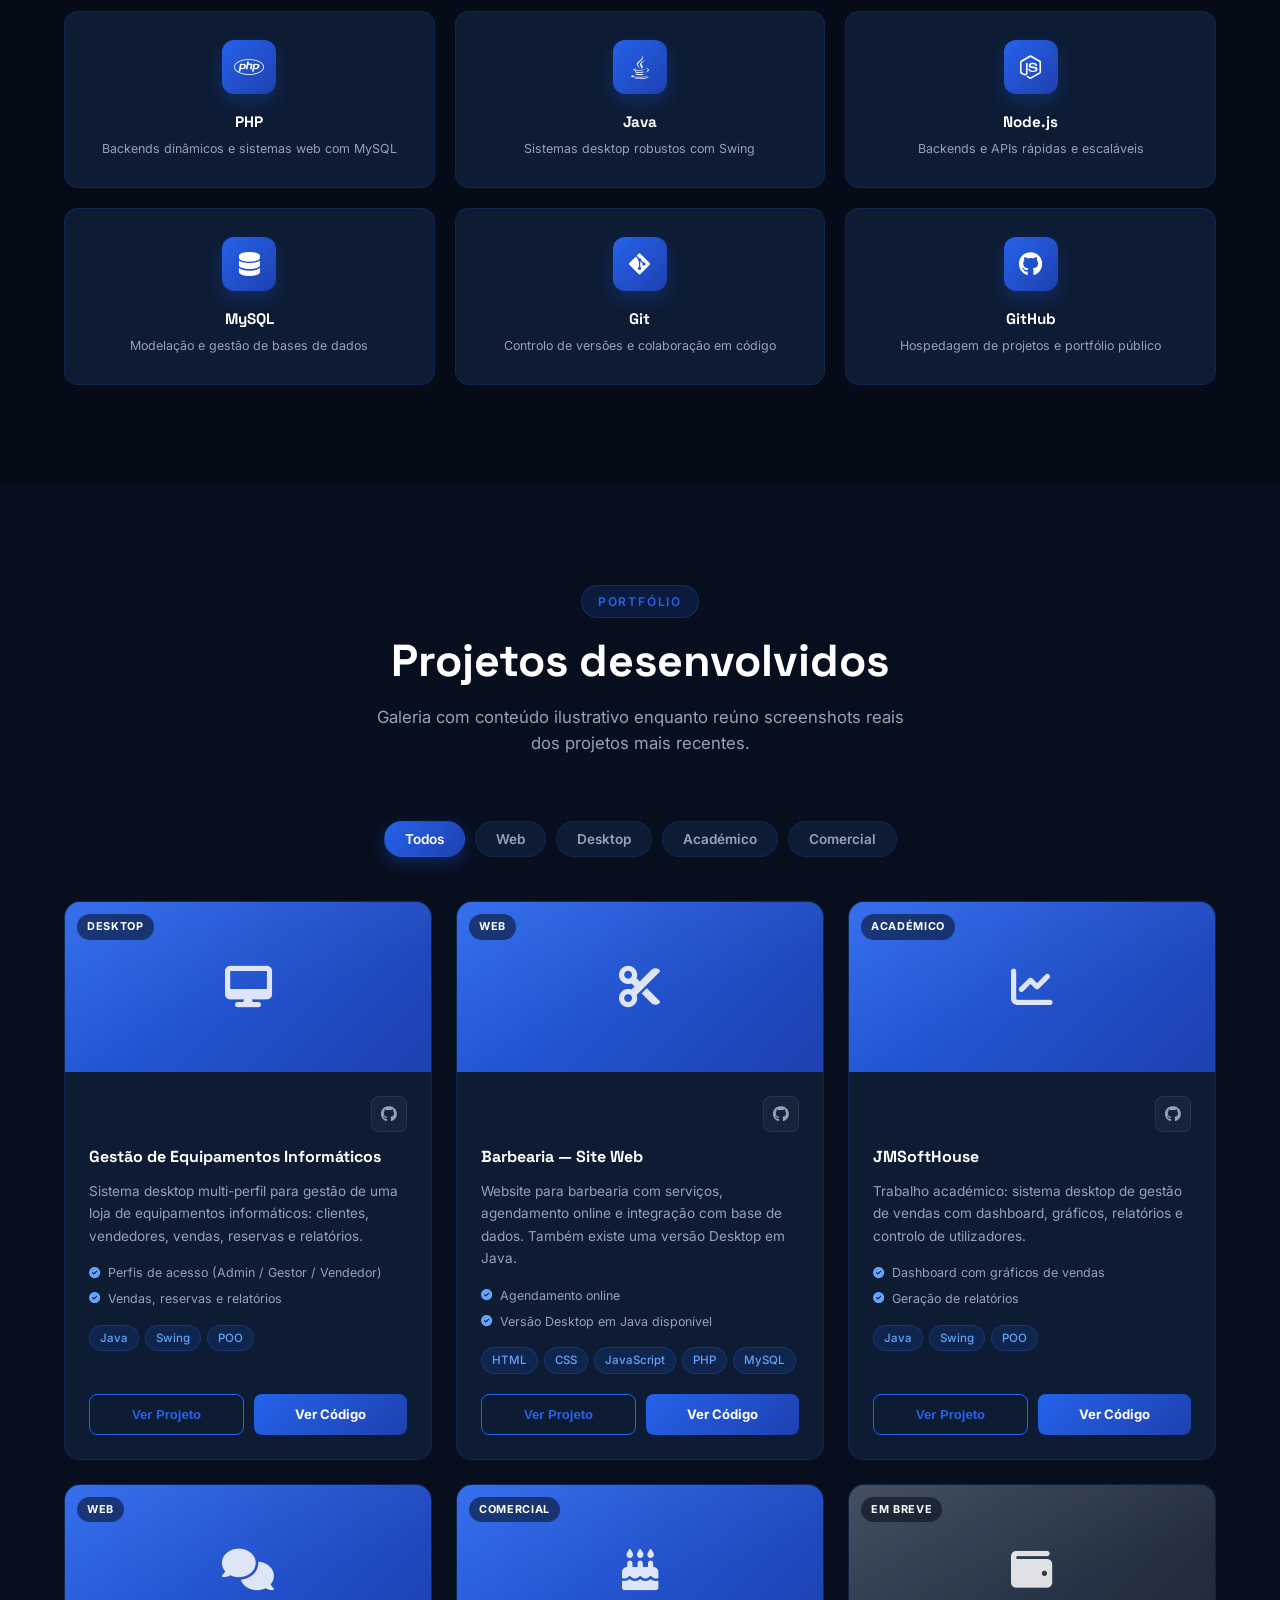
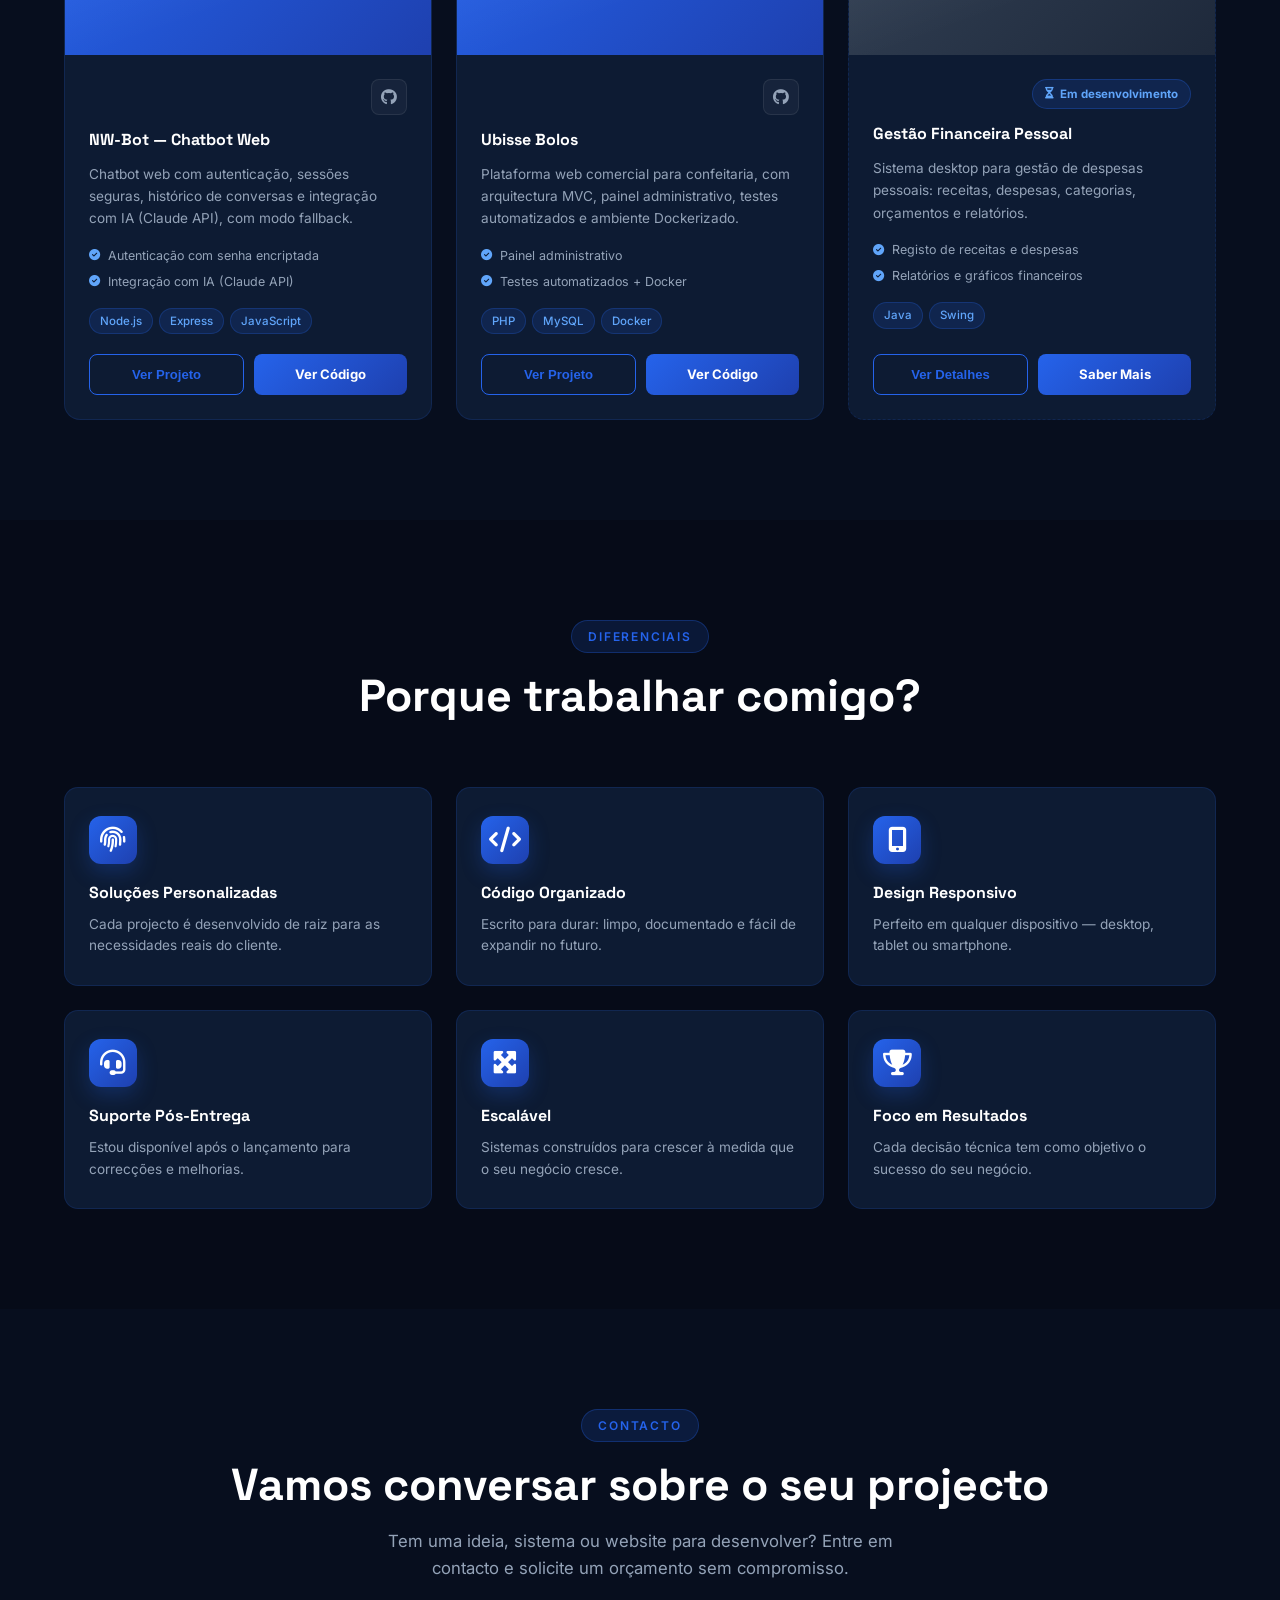
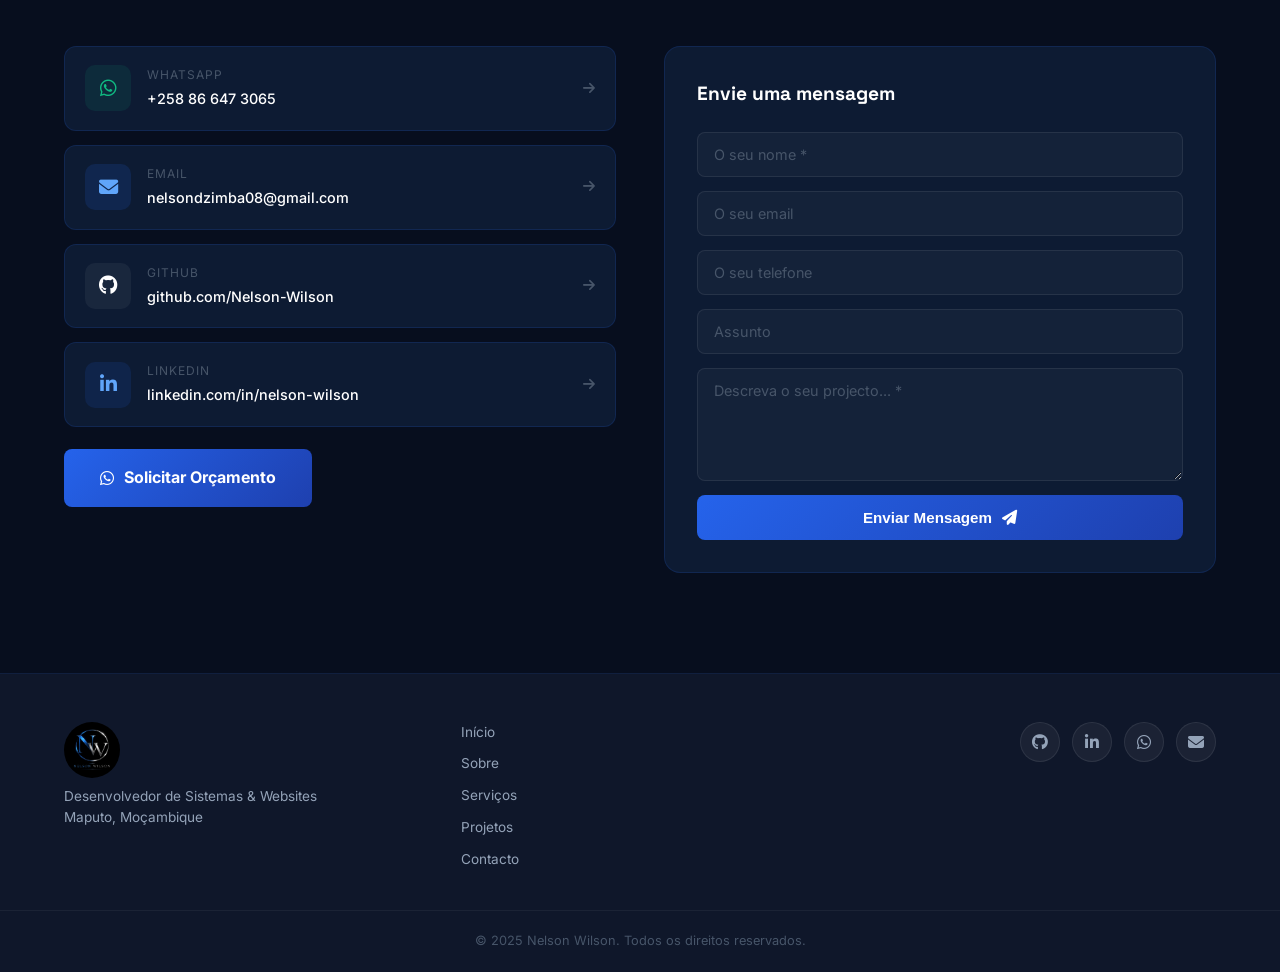
<file: portfolio/index.html>
<!DOCTYPE html>
<html lang="pt">
<head>
    <meta charset="UTF-8">
    <meta name="viewport" content="width=device-width, initial-scale=1.0">
    <meta name="description" content="Nelson Wilson — Desenvolvedor de Sistemas e Websites em Maputo, Moçambique. Sistemas desktop, web, gestão empresarial e landing pages profissionais.">
    <meta name="keywords" content="desenvolvedor, sistemas, websites, Java, JavaScript, Maputo, Moçambique, portfólio">
    <meta name="author" content="Nelson Wilson">
    <meta name="theme-color" content="#0F172A">
    <link rel="canonical" href="https://nelson-wilson.github.io/">
    <meta property="og:title" content="Nelson Wilson — Desenvolvedor de Sistemas & Websites">
    <meta property="og:description" content="Desenvolvo sistemas personalizados, websites profissionais e soluções digitais para empresas e empreendedores.">
    <meta property="og:type" content="website">
    <meta property="og:url" content="https://nelson-wilson.github.io/">
    <meta property="og:image" content="https://nelson-wilson.github.io/assets/logo.png">
    <meta property="og:locale" content="pt_PT">
    <meta name="twitter:card" content="summary_large_image">
    <meta name="twitter:title" content="Nelson Wilson — Desenvolvedor de Sistemas & Websites">
    <meta name="twitter:description" content="Desenvolvo sistemas personalizados, websites profissionais e soluções digitais para empresas e empreendedores.">
    <meta name="twitter:image" content="https://nelson-wilson.github.io/assets/logo.png">
    <title>Nelson Wilson — Desenvolvedor de Sistemas & Websites</title>
    <link rel="icon" type="image/png" href="assets/favicon.png">
    <link rel="apple-touch-icon" href="assets/apple-touch-icon.png">
    <link rel="stylesheet" href="style.css">
    <link rel="preconnect" href="https://fonts.googleapis.com">
    <link href="https://fonts.googleapis.com/css2?family=Inter:wght@300;400;500;600;700;800;900&family=Space+Grotesk:wght@400;500;600;700&display=swap" rel="stylesheet">
    <link rel="stylesheet" href="https://cdnjs.cloudflare.com/ajax/libs/font-awesome/6.4.0/css/all.min.css">
</head>
<body>

    <!-- FUNDO TECNOLÓGICO GLOBAL -->
    <div class="tech-bg" aria-hidden="true">
        <svg class="tech-bg-nodes" preserveAspectRatio="none" viewBox="0 0 1000 1000">
            <line x1="80" y1="120" x2="280" y2="240"></line>
            <line x1="280" y1="240" x2="200" y2="420"></line>
            <line x1="780" y1="90" x2="900" y2="260"></line>
            <line x1="900" y1="260" x2="760" y2="380"></line>
            <line x1="150" y1="700" x2="350" y2="640"></line>
            <line x1="350" y1="640" x2="420" y2="820"></line>
            <line x1="650" y1="760" x2="850" y2="700"></line>
            <line x1="850" y1="700" x2="780" y2="900"></line>
            <line x1="500" y1="100" x2="500" y2="280"></line>
            <line x1="500" y1="280" x2="620" y2="340"></line>

            <circle cx="80" cy="120" r="2.5"></circle>
            <circle cx="280" cy="240" r="2.5"></circle>
            <circle cx="200" cy="420" r="2.5"></circle>
            <circle cx="780" cy="90" r="2.5"></circle>
            <circle cx="900" cy="260" r="2.5"></circle>
            <circle cx="760" cy="380" r="2.5"></circle>
            <circle cx="150" cy="700" r="2.5"></circle>
            <circle cx="350" cy="640" r="2.5"></circle>
            <circle cx="420" cy="820" r="2.5"></circle>
            <circle cx="650" cy="760" r="2.5"></circle>
            <circle cx="850" cy="700" r="2.5"></circle>
            <circle cx="780" cy="900" r="2.5"></circle>
            <circle cx="500" cy="100" r="2.5"></circle>
            <circle cx="500" cy="280" r="2.5"></circle>
            <circle cx="620" cy="340" r="2.5"></circle>
        </svg>
    </div>

    <!-- NAVBAR -->
    <nav class="navbar" id="navbar">
        <div class="container nav-container">
            <a href="#home" class="logo logo--img"><img src="assets/logo.png" alt="Nelson Wilson"></a>
            <ul class="nav-links" id="navLinks">
                <li><a href="#home" class="nav-link">Início</a></li>
                <li><a href="#about" class="nav-link">Sobre</a></li>
                <li><a href="#services" class="nav-link">Serviços</a></li>
                <li><a href="#skills" class="nav-link">Skills</a></li>
                <li><a href="#projects" class="nav-link">Projetos</a></li>
                <li><a href="#contact" class="nav-link">Contacto</a></li>
            </ul>
            <a href="https://wa.me/258866473065?text=Olá%20Nelson,%20gostaria%20de%20um%20orçamento!" target="_blank" class="btn-nav">Solicitar Orçamento</a>
            <button class="menu-toggle" id="menuToggle" aria-label="Abrir menu">
                <span></span><span></span><span></span>
            </button>
        </div>
    </nav>

    <!-- HERO -->
    <section id="home" class="hero">
        <div class="hero-bg-glow"></div>
        <div class="container hero-container">
            <div class="hero-text" data-aos="fade-right">
                <div class="hero-eyebrow">
                    <span class="dot-pulse"></span>
                    Disponível para novos projetos
                </div>
                <h1 class="hero-title">
                    Desenvolvedor de<br>
                    <span class="accent-text">Sistemas</span> e <span class="accent-text">Websites</span>
                </h1>
                <p class="hero-desc">
                    Crio sistemas, websites e soluções digitais modernas para empresas e empreendedores.
                </p>
                <div class="hero-stats">
                    <div class="hero-stat">
                        <span class="stat-n" data-count="10" data-suffix="+">0</span>
                        <span class="stat-l">Projetos Desenvolvidos</span>
                    </div>
                    <div class="stat-divider"></div>
                    <div class="hero-stat">
                        <span class="stat-n" data-count="5" data-suffix="+">0</span>
                        <span class="stat-l">Tecnologias Dominadas</span>
                    </div>
                    <div class="stat-divider"></div>
                    <div class="hero-stat">
                        <span class="stat-n" data-count="100" data-suffix="%">0</span>
                        <span class="stat-l">Suporte Pós-Entrega</span>
                    </div>
                </div>
                <div class="hero-actions">
                    <a href="#projects" class="btn-primary">Ver Projetos <i class="fas fa-arrow-right"></i></a>
                    <a href="https://wa.me/258866473065?text=Olá%20Nelson,%20gostaria%20de%20um%20orçamento!" target="_blank" class="btn-outline">Contactar Agora</a>
                    <a href="assets/CV-Nelson-Wilson.pdf" download class="btn-ghost"><i class="fas fa-download"></i> Baixar CV</a>
                </div>
                <div class="hero-socials">
                    <a href="https://github.com/Nelson-Wilson" target="_blank" aria-label="GitHub"><i class="fab fa-github"></i></a>
                    <a href="https://www.linkedin.com/in/nelson-wilson" target="_blank" aria-label="LinkedIn"><i class="fab fa-linkedin-in"></i></a>
                    <a href="https://wa.me/258866473065" target="_blank" aria-label="WhatsApp"><i class="fab fa-whatsapp"></i></a>
                    <a href="mailto:nelsondzimba08@gmail.com" aria-label="Email"><i class="fas fa-envelope"></i></a>
                </div>
            </div>
            <div class="hero-photo" data-aos="fade-left">
                <div class="photo-frame">
                    <img src="nelson.png" alt="Nelson Wilson — Desenvolvedor de Sistemas e Websites" loading="eager">
                </div>
                <div class="photo-badge">
                    <i class="fas fa-map-marker-alt"></i> Maputo, MZ
                </div>
            </div>
        </div>
        <div class="scroll-hint">
            <span>Scroll</span>
            <div class="scroll-line"></div>
        </div>
    </section>

    <!-- SOBRE -->
    <section id="about" class="section">
        <div class="container">
            <div class="section-header" data-aos="fade-up">
                <span class="section-tag">Sobre Mim</span>
                <h2 class="section-title">Quem está por trás do código?</h2>
            </div>
            <div class="about-grid">
                <div class="about-text" data-aos="fade-right">
                    <p>Sou desenvolvedor de software e estudante de Informática, especializado na criação de <strong>sistemas desktop, sistemas web</strong> e <strong>websites profissionais</strong>.</p>
                    <p>Tenho experiência no desenvolvimento de soluções para gestão empresarial, sistemas financeiros, controlo de stock, plataformas web, landing pages e automação de processos.</p>
                    <p>O meu objetivo é ajudar <strong>empresas e empreendedores</strong> a digitalizar operações, aumentar produtividade e melhorar o controlo dos seus negócios através da tecnologia.</p>
                    <div class="about-info">
                        <div class="info-item"><i class="fas fa-map-marker-alt"></i> Maputo, Moçambique</div>
                        <div class="info-item"><i class="fas fa-graduation-cap"></i> Informática — 3º Ano</div>
                        <div class="info-item"><i class="fas fa-check-circle"></i> Disponível para freelance</div>
                    </div>
                    <div class="about-stats">
                        <div class="about-stat">
                            <span class="about-stat-n" data-count="10" data-suffix="+">0</span>
                            <span class="about-stat-l">Projetos</span>
                        </div>
                        <div class="about-stat">
                            <span class="about-stat-n" data-count="5" data-suffix="+">0</span>
                            <span class="about-stat-l">Tecnologias</span>
                        </div>
                        <div class="about-stat">
                            <span class="about-stat-n" data-count="3" data-suffix="">0</span>
                            <span class="about-stat-l">Anos a programar</span>
                        </div>
                    </div>
                </div>
                <div class="about-values" data-aos="fade-left">
                    <div class="value-card">
                        <i class="fas fa-code"></i>
                        <div>
                            <h4>Código Limpo</h4>
                            <p>Organizado, legível e fácil de manter</p>
                        </div>
                    </div>
                    <div class="value-card">
                        <i class="fas fa-bolt"></i>
                        <div>
                            <h4>Entrega Rápida</h4>
                            <p>Compromisso com prazos e qualidade</p>
                        </div>
                    </div>
                    <div class="value-card">
                        <i class="fas fa-headset"></i>
                        <div>
                            <h4>Suporte Pós-Entrega</h4>
                            <p>Acompanhamento após o lançamento</p>
                        </div>
                    </div>
                    <div class="value-card">
                        <i class="fas fa-expand-arrows-alt"></i>
                        <div>
                            <h4>Escalável</h4>
                            <p>Sistemas preparados para crescer</p>
                        </div>
                    </div>
                </div>
            </div>
        </div>
    </section>

    <!-- SERVIÇOS -->
    <section id="services" class="section section-alt">
        <div class="container">
            <div class="section-header" data-aos="fade-up">
                <span class="section-tag">O Que Faço</span>
                <h2 class="section-title">Serviços que ofereço</h2>
            </div>
            <div class="services-grid">
                <div class="service-card" data-aos="fade-up" data-aos-delay="0">
                    <div class="service-icon"><i class="fas fa-desktop"></i></div>
                    <h3>Sistemas Desktop</h3>
                    <p>Aplicações robustas para uso local, com interfaces intuitivas e alta performance.</p>
                    <div class="service-benefit"><i class="fas fa-check"></i> Mais controlo, sem depender da internet</div>
                </div>
                <div class="service-card" data-aos="fade-up" data-aos-delay="80">
                    <div class="service-icon"><i class="fas fa-chart-line"></i></div>
                    <h3>Sistemas de Gestão</h3>
                    <p>Soluções completas para gestão de clientes, estoque, colaboradores e operações.</p>
                    <div class="service-benefit"><i class="fas fa-check"></i> Operações organizadas em um só lugar</div>
                </div>
                <div class="service-card" data-aos="fade-up" data-aos-delay="160">
                    <div class="service-icon"><i class="fas fa-coins"></i></div>
                    <h3>Sistemas Financeiros</h3>
                    <p>Controlo de despesas, receitas, relatórios e dashboards financeiros detalhados.</p>
                    <div class="service-benefit"><i class="fas fa-check"></i> Decisões com base em dados reais</div>
                </div>
                <div class="service-card" data-aos="fade-up" data-aos-delay="240">
                    <div class="service-icon"><i class="fas fa-globe"></i></div>
                    <h3>Websites Profissionais</h3>
                    <p>Sites modernos, rápidos e optimizados para converter visitantes em clientes.</p>
                    <div class="service-benefit"><i class="fas fa-check"></i> Mais credibilidade e mais clientes</div>
                </div>
                <div class="service-card" data-aos="fade-up" data-aos-delay="320">
                    <div class="service-icon"><i class="fas fa-bullseye"></i></div>
                    <h3>Landing Pages</h3>
                    <p>Páginas de alta conversão para campanhas, produtos e serviços.</p>
                    <div class="service-benefit"><i class="fas fa-check"></i> Maior taxa de conversão</div>
                </div>
                <div class="service-card" data-aos="fade-up" data-aos-delay="400">
                    <div class="service-icon"><i class="fas fa-shopping-cart"></i></div>
                    <h3>Lojas Online</h3>
                    <p>E-commerce completo com catálogo, carrinho e gestão de pedidos.</p>
                    <div class="service-benefit"><i class="fas fa-check"></i> Vender 24 horas por dia</div>
                </div>
                <div class="service-card" data-aos="fade-up" data-aos-delay="480">
                    <div class="service-icon"><i class="fas fa-robot"></i></div>
                    <h3>Automação</h3>
                    <p>Automatização de processos repetitivos para poupar tempo e reduzir erros.</p>
                    <div class="service-benefit"><i class="fas fa-check"></i> Menos tempo perdido, menos erros</div>
                </div>
                <div class="service-card" data-aos="fade-up" data-aos-delay="560">
                    <div class="service-icon"><i class="fas fa-tools"></i></div>
                    <h3>Manutenção</h3>
                    <p>Actualização, correcção e evolução de sistemas já existentes.</p>
                    <div class="service-benefit"><i class="fas fa-check"></i> O seu sistema sempre atualizado</div>
                </div>
            </div>
        </div>
    </section>

    <!-- HABILIDADES -->
    <section id="skills" class="section">
        <div class="container">
            <div class="section-header" data-aos="fade-up">
                <span class="section-tag">Tecnologias</span>
                <h2 class="section-title">Stack técnico</h2>
            </div>
            <div class="tech-grid">
                <div class="tech-card" data-aos="fade-up" data-aos-delay="0">
                    <div class="tech-icon"><i class="fab fa-html5"></i></div>
                    <h4>HTML5</h4>
                    <p>Estrutura semântica e acessível para a web</p>
                </div>
                <div class="tech-card" data-aos="fade-up" data-aos-delay="60">
                    <div class="tech-icon"><i class="fab fa-css3-alt"></i></div>
                    <h4>CSS3</h4>
                    <p>Layouts responsivos e interfaces modernas</p>
                </div>
                <div class="tech-card" data-aos="fade-up" data-aos-delay="120">
                    <div class="tech-icon"><i class="fab fa-js"></i></div>
                    <h4>JavaScript</h4>
                    <p>Interatividade e lógica no lado do cliente</p>
                </div>
                <div class="tech-card" data-aos="fade-up" data-aos-delay="180">
                    <div class="tech-icon"><i class="fab fa-php"></i></div>
                    <h4>PHP</h4>
                    <p>Backends dinâmicos e sistemas web com MySQL</p>
                </div>
                <div class="tech-card" data-aos="fade-up" data-aos-delay="240">
                    <div class="tech-icon"><i class="fab fa-java"></i></div>
                    <h4>Java</h4>
                    <p>Sistemas desktop robustos com Swing</p>
                </div>
                <div class="tech-card" data-aos="fade-up" data-aos-delay="300">
                    <div class="tech-icon"><i class="fab fa-node-js"></i></div>
                    <h4>Node.js</h4>
                    <p>Backends e APIs rápidas e escaláveis</p>
                </div>
                <div class="tech-card" data-aos="fade-up" data-aos-delay="360">
                    <div class="tech-icon"><i class="fas fa-database"></i></div>
                    <h4>MySQL</h4>
                    <p>Modelação e gestão de bases de dados</p>
                </div>
                <div class="tech-card" data-aos="fade-up" data-aos-delay="420">
                    <div class="tech-icon"><i class="fab fa-git-alt"></i></div>
                    <h4>Git</h4>
                    <p>Controlo de versões e colaboração em código</p>
                </div>
                <div class="tech-card" data-aos="fade-up" data-aos-delay="480">
                    <div class="tech-icon"><i class="fab fa-github"></i></div>
                    <h4>GitHub</h4>
                    <p>Hospedagem de projetos e portfólio público</p>
                </div>
            </div>
        </div>
    </section>


    <!-- PROJETOS -->
    <section id="projects" class="section section-alt">
        <div class="container">
            <div class="section-header" data-aos="fade-up">
                <span class="section-tag">Portfólio</span>
                <h2 class="section-title">Projetos desenvolvidos</h2>
                <p class="section-desc">Galeria com conteúdo ilustrativo enquanto reúno screenshots reais dos projetos mais recentes.</p>
            </div>

            <div class="filter-bar" data-aos="fade-up">
                <button class="filter-btn active" data-filter="all">Todos</button>
                <button class="filter-btn" data-filter="web">Web</button>
                <button class="filter-btn" data-filter="desktop">Desktop</button>
                <button class="filter-btn" data-filter="academico">Académico</button>
                <button class="filter-btn" data-filter="comercial">Comercial</button>
            </div>

            <div class="projects-grid" id="projectsGrid">

                <div class="project-card" data-aos="fade-up" data-aos-delay="0" data-category="desktop">
                    <div class="project-thumb"
                        data-title="Gestão de Equipamentos Informáticos"
                        data-category-label="Desktop"
                        data-desc="Sistema desktop multi-perfil (Administrador, Gestor e Vendedor) para gestão de uma loja de equipamentos informáticos: clientes, vendedores, vendas, reservas e relatórios."
                        data-icon="fas fa-desktop"
                        data-tags="Java,Swing,POO"
                        data-features="Perfis de acesso (Admin / Gestor / Vendedor),Gestão de clientes e vendedores,Registo de vendas e reservas,Relatórios de vendas"
                        data-link="https://github.com/Nelson-Wilson/Gest%C3%A3o-Equipamentos-inform%C3%A1ticos">
                        <span class="project-category-tag">Desktop</span>
                        <i class="fas fa-desktop"></i>
                        <div class="thumb-overlay"><span><i class="fas fa-eye"></i> Ver Projeto</span></div>
                    </div>
                    <div class="project-body">
                        <div class="project-top">
                            <a href="https://github.com/Nelson-Wilson/Gest%C3%A3o-Equipamentos-inform%C3%A1ticos" target="_blank" class="project-gh" aria-label="GitHub"><i class="fab fa-github"></i></a>
                        </div>
                        <h3>Gestão de Equipamentos Informáticos</h3>
                        <p>Sistema desktop multi-perfil para gestão de uma loja de equipamentos informáticos: clientes, vendedores, vendas, reservas e relatórios.</p>
                        <div class="project-features">
                            <span><i class="fas fa-check-circle"></i> Perfis de acesso (Admin / Gestor / Vendedor)</span>
                            <span><i class="fas fa-check-circle"></i> Vendas, reservas e relatórios</span>
                        </div>
                        <div class="project-tags">
                            <span>Java</span><span>Swing</span><span>POO</span>
                        </div>
                        <div class="project-actions">
                            <button class="btn-outline btn-sm view-project-btn">Ver Projeto</button>
                            <a href="https://github.com/Nelson-Wilson/Gest%C3%A3o-Equipamentos-inform%C3%A1ticos" target="_blank" class="btn-primary btn-sm">Ver Código</a>
                        </div>
                    </div>
                </div>

                <div class="project-card" data-aos="fade-up" data-aos-delay="80" data-category="web">
                    <div class="project-thumb"
                        data-title="Barbearia — Site Web"
                        data-category-label="Web"
                        data-desc="Website para barbearia com apresentação de serviços, agendamento online e integração com base de dados. Existe também uma versão desktop em Java do mesmo sistema."
                        data-icon="fas fa-cut"
                        data-tags="HTML,CSS,JavaScript,PHP,MySQL"
                        data-features="Apresentação de serviços e preços,Agendamento online,Integração com base de dados (PHP + MySQL),Versão Desktop em Java disponível"
                        data-link="https://github.com/Nelson-Wilson">
                        <span class="project-category-tag">Web</span>
                        <i class="fas fa-cut"></i>
                        <div class="thumb-overlay"><span><i class="fas fa-eye"></i> Ver Projeto</span></div>
                    </div>
                    <div class="project-body">
                        <div class="project-top">
                            <a href="https://github.com/Nelson-Wilson" target="_blank" class="project-gh" aria-label="GitHub"><i class="fab fa-github"></i></a>
                        </div>
                        <h3>Barbearia — Site Web</h3>
                        <p>Website para barbearia com serviços, agendamento online e integração com base de dados. Também existe uma versão Desktop em Java.</p>
                        <div class="project-features">
                            <span><i class="fas fa-check-circle"></i> Agendamento online</span>
                            <span><i class="fas fa-check-circle"></i> Versão Desktop em Java disponível</span>
                        </div>
                        <div class="project-tags">
                            <span>HTML</span><span>CSS</span><span>JavaScript</span><span>PHP</span><span>MySQL</span>
                        </div>
                        <div class="project-actions">
                            <button class="btn-outline btn-sm view-project-btn">Ver Projeto</button>
                            <a href="https://github.com/Nelson-Wilson" target="_blank" class="btn-primary btn-sm">Ver Código</a>
                        </div>
                    </div>
                </div>

                <div class="project-card" data-aos="fade-up" data-aos-delay="160" data-category="academico">
                    <div class="project-thumb"
                        data-title="JMSoftHouse"
                        data-category-label="Académico"
                        data-desc="Trabalho académico: sistema desktop de gestão de vendas com dashboard, gráficos, relatórios e controlo de utilizadores."
                        data-icon="fas fa-chart-line"
                        data-tags="Java,Swing,POO"
                        data-features="Dashboard com gráficos de vendas,Geração de relatórios,Login e gestão de utilizadores,Persistência de dados em ficheiro"
                        data-link="https://github.com/Nelson-Wilson/JMSoftHouse-trabalho-academico">
                        <span class="project-category-tag">Académico</span>
                        <i class="fas fa-chart-line"></i>
                        <div class="thumb-overlay"><span><i class="fas fa-eye"></i> Ver Projeto</span></div>
                    </div>
                    <div class="project-body">
                        <div class="project-top">
                            <a href="https://github.com/Nelson-Wilson/JMSoftHouse-trabalho-academico" target="_blank" class="project-gh" aria-label="GitHub"><i class="fab fa-github"></i></a>
                        </div>
                        <h3>JMSoftHouse</h3>
                        <p>Trabalho académico: sistema desktop de gestão de vendas com dashboard, gráficos, relatórios e controlo de utilizadores.</p>
                        <div class="project-features">
                            <span><i class="fas fa-check-circle"></i> Dashboard com gráficos de vendas</span>
                            <span><i class="fas fa-check-circle"></i> Geração de relatórios</span>
                        </div>
                        <div class="project-tags">
                            <span>Java</span><span>Swing</span><span>POO</span>
                        </div>
                        <div class="project-actions">
                            <button class="btn-outline btn-sm view-project-btn">Ver Projeto</button>
                            <a href="https://github.com/Nelson-Wilson/JMSoftHouse-trabalho-academico" target="_blank" class="btn-primary btn-sm">Ver Código</a>
                        </div>
                    </div>
                </div>

                <div class="project-card" data-aos="fade-up" data-aos-delay="240" data-category="web">
                    <div class="project-thumb"
                        data-title="NW-Bot — Chatbot Web"
                        data-category-label="Web"
                        data-desc="Chatbot web com autenticação de utilizadores, sessões seguras, histórico de conversas persistido e integração com IA (Claude API), com modo fallback sem chave de API."
                        data-icon="fas fa-comments"
                        data-tags="Node.js,Express,JavaScript,Claude API"
                        data-features="Registo e login com senha encriptada,Histórico de conversas persistido,Integração com IA (Claude API),Modo fallback sem chave de API"
                        data-link="https://github.com/Nelson-Wilson/chatbot-NW">
                        <span class="project-category-tag">Web</span>
                        <i class="fas fa-comments"></i>
                        <div class="thumb-overlay"><span><i class="fas fa-eye"></i> Ver Projeto</span></div>
                    </div>
                    <div class="project-body">
                        <div class="project-top">
                            <a href="https://github.com/Nelson-Wilson/chatbot-NW" target="_blank" class="project-gh" aria-label="GitHub"><i class="fab fa-github"></i></a>
                        </div>
                        <h3>NW-Bot — Chatbot Web</h3>
                        <p>Chatbot web com autenticação, sessões seguras, histórico de conversas e integração com IA (Claude API), com modo fallback.</p>
                        <div class="project-features">
                            <span><i class="fas fa-check-circle"></i> Autenticação com senha encriptada</span>
                            <span><i class="fas fa-check-circle"></i> Integração com IA (Claude API)</span>
                        </div>
                        <div class="project-tags">
                            <span>Node.js</span><span>Express</span><span>JavaScript</span>
                        </div>
                        <div class="project-actions">
                            <button class="btn-outline btn-sm view-project-btn">Ver Projeto</button>
                            <a href="https://github.com/Nelson-Wilson/chatbot-NW" target="_blank" class="btn-primary btn-sm">Ver Código</a>
                        </div>
                    </div>
                </div>

                <div class="project-card" data-aos="fade-up" data-aos-delay="320" data-category="comercial">
                    <div class="project-thumb"
                        data-title="Ubisse Bolos"
                        data-category-label="Comercial"
                        data-desc="Plataforma web comercial para confeitaria, construída em arquitectura MVC com painel administrativo, testes automatizados e ambiente Dockerizado."
                        data-icon="fas fa-birthday-cake"
                        data-tags="PHP,MySQL,Docker,MVC"
                        data-features="Arquitectura MVC (controllers, models, views),Painel administrativo,Testes automatizados (PHPUnit),Ambiente Dockerizado"
                        data-link="https://github.com/Nelson-Wilson/SG-Confeitaria-ubisse-bolos">
                        <span class="project-category-tag">Comercial</span>
                        <i class="fas fa-birthday-cake"></i>
                        <div class="thumb-overlay"><span><i class="fas fa-eye"></i> Ver Projeto</span></div>
                    </div>
                    <div class="project-body">
                        <div class="project-top">
                            <a href="https://github.com/Nelson-Wilson/SG-Confeitaria-ubisse-bolos" target="_blank" class="project-gh" aria-label="GitHub"><i class="fab fa-github"></i></a>
                        </div>
                        <h3>Ubisse Bolos</h3>
                        <p>Plataforma web comercial para confeitaria, com arquitectura MVC, painel administrativo, testes automatizados e ambiente Dockerizado.</p>
                        <div class="project-features">
                            <span><i class="fas fa-check-circle"></i> Painel administrativo</span>
                            <span><i class="fas fa-check-circle"></i> Testes automatizados + Docker</span>
                        </div>
                        <div class="project-tags">
                            <span>PHP</span><span>MySQL</span><span>Docker</span>
                        </div>
                        <div class="project-actions">
                            <button class="btn-outline btn-sm view-project-btn">Ver Projeto</button>
                            <a href="https://github.com/Nelson-Wilson/SG-Confeitaria-ubisse-bolos" target="_blank" class="btn-primary btn-sm">Ver Código</a>
                        </div>
                    </div>
                </div>

                <div class="project-card project-card--soon" data-aos="fade-up" data-aos-delay="400" data-category="desktop">
                    <div class="project-thumb project-thumb--soon"
                        data-title="Gestão Financeira Pessoal"
                        data-category-label="Desktop · Em breve"
                        data-desc="Sistema desktop para gestão de despesas pessoais: registo de receitas e despesas, categorias, orçamentos e relatórios financeiros. Actualmente em desenvolvimento."
                        data-icon="fas fa-wallet"
                        data-tags="Java,Swing"
                        data-features="Registo de receitas e despesas,Categorização de gastos,Definição de orçamentos mensais,Relatórios e gráficos financeiros"
                        data-link="">
                        <span class="project-category-tag">Em breve</span>
                        <i class="fas fa-wallet"></i>
                        <div class="thumb-overlay"><span><i class="fas fa-eye"></i> Ver Detalhes</span></div>
                    </div>
                    <div class="project-body">
                        <div class="project-top">
                            <span class="project-soon-badge"><i class="fas fa-hourglass-half"></i> Em desenvolvimento</span>
                        </div>
                        <h3>Gestão Financeira Pessoal</h3>
                        <p>Sistema desktop para gestão de despesas pessoais: receitas, despesas, categorias, orçamentos e relatórios.</p>
                        <div class="project-features">
                            <span><i class="fas fa-check-circle"></i> Registo de receitas e despesas</span>
                            <span><i class="fas fa-check-circle"></i> Relatórios e gráficos financeiros</span>
                        </div>
                        <div class="project-tags">
                            <span>Java</span><span>Swing</span>
                        </div>
                        <div class="project-actions">
                            <button class="btn-outline btn-sm view-project-btn">Ver Detalhes</button>
                            <a href="https://wa.me/258866473065?text=Olá%20Nelson,%20gostaria%20de%20saber%20mais%20sobre%20o%20sistema%20de%20Gestão%20Financeira%20Pessoal" target="_blank" class="btn-primary btn-sm">Saber Mais</a>
                        </div>
                    </div>
                </div>

            </div>
            <p class="filter-empty" id="filterEmpty" style="display:none; text-align:center; color:var(--text-muted); margin-top:24px;">Nenhum projeto encontrado nesta categoria.</p>
        </div>
    </section>

    <!-- MODAL DE PROJETO -->
    <div class="project-modal" id="projectModal">
        <div class="modal-content">
            <button class="modal-close" id="modalClose" aria-label="Fechar"><i class="fas fa-times"></i></button>
            <div class="modal-thumb" id="modalThumb"><i id="modalIcon" class="fas fa-chart-pie"></i></div>
            <div class="modal-body">
                <span class="modal-category" id="modalCategory">Desktop</span>
                <h3 id="modalTitle">Título do Projeto</h3>
                <p class="modal-desc" id="modalDesc">Descrição do projeto.</p>
                <div class="project-features" id="modalFeatures"></div>
                <div class="project-tags" id="modalTags"></div>
                <div class="modal-actions">
                    <a href="#contact" class="btn-primary" id="modalContactBtn">Solicitar Orçamento</a>
                    <a href="https://github.com/Nelson-Wilson" target="_blank" class="btn-outline" id="modalCodeBtn">Ver Código</a>
                </div>
            </div>
        </div>
    </div>


    <!-- DIFERENCIAIS -->
    <section id="why" class="section">
        <div class="container">
            <div class="section-header" data-aos="fade-up">
                <span class="section-tag">Diferenciais</span>
                <h2 class="section-title">Porque trabalhar comigo?</h2>
            </div>
            <div class="why-grid">
                <div class="why-card" data-aos="fade-up" data-aos-delay="0">
                    <i class="fas fa-fingerprint"></i>
                    <h4>Soluções Personalizadas</h4>
                    <p>Cada projecto é desenvolvido de raiz para as necessidades reais do cliente.</p>
                </div>
                <div class="why-card" data-aos="fade-up" data-aos-delay="80">
                    <i class="fas fa-code"></i>
                    <h4>Código Organizado</h4>
                    <p>Escrito para durar: limpo, documentado e fácil de expandir no futuro.</p>
                </div>
                <div class="why-card" data-aos="fade-up" data-aos-delay="160">
                    <i class="fas fa-mobile-alt"></i>
                    <h4>Design Responsivo</h4>
                    <p>Perfeito em qualquer dispositivo — desktop, tablet ou smartphone.</p>
                </div>
                <div class="why-card" data-aos="fade-up" data-aos-delay="240">
                    <i class="fas fa-headset"></i>
                    <h4>Suporte Pós-Entrega</h4>
                    <p>Estou disponível após o lançamento para correcções e melhorias.</p>
                </div>
                <div class="why-card" data-aos="fade-up" data-aos-delay="320">
                    <i class="fas fa-expand-arrows-alt"></i>
                    <h4>Escalável</h4>
                    <p>Sistemas construídos para crescer à medida que o seu negócio cresce.</p>
                </div>
                <div class="why-card" data-aos="fade-up" data-aos-delay="400">
                    <i class="fas fa-trophy"></i>
                    <h4>Foco em Resultados</h4>
                    <p>Cada decisão técnica tem como objetivo o sucesso do seu negócio.</p>
                </div>
            </div>
        </div>
    </section>

    <!-- CONTACTO -->
    <section id="contact" class="section section-alt">
        <div class="container">
            <div class="section-header" data-aos="fade-up">
                <span class="section-tag">Contacto</span>
                <h2 class="section-title">Vamos conversar sobre o seu projecto</h2>
                <p class="section-desc">Tem uma ideia, sistema ou website para desenvolver? Entre em contacto e solicite um orçamento sem compromisso.</p>
            </div>
            <div class="contact-grid">
                <div class="contact-cards" data-aos="fade-right">
                    <a href="https://wa.me/258866473065?text=Olá%20Nelson,%20gostaria%20de%20solicitar%20um%20orçamento!" target="_blank" class="contact-card contact-card--whatsapp">
                        <div class="contact-card-icon"><i class="fab fa-whatsapp"></i></div>
                        <div class="contact-card-info">
                            <span class="contact-label">WhatsApp</span>
                            <span class="contact-value">+258 86 647 3065</span>
                        </div>
                        <i class="fas fa-arrow-right contact-arrow"></i>
                    </a>
                    <a href="mailto:nelsondzimba08@gmail.com" class="contact-card contact-card--email">
                        <div class="contact-card-icon"><i class="fas fa-envelope"></i></div>
                        <div class="contact-card-info">
                            <span class="contact-label">Email</span>
                            <span class="contact-value">nelsondzimba08@gmail.com</span>
                        </div>
                        <i class="fas fa-arrow-right contact-arrow"></i>
                    </a>
                    <a href="https://github.com/Nelson-Wilson" target="_blank" class="contact-card contact-card--github">
                        <div class="contact-card-icon"><i class="fab fa-github"></i></div>
                        <div class="contact-card-info">
                            <span class="contact-label">GitHub</span>
                            <span class="contact-value">github.com/Nelson-Wilson</span>
                        </div>
                        <i class="fas fa-arrow-right contact-arrow"></i>
                    </a>
                    <a href="https://www.linkedin.com/in/nelson-wilson" target="_blank" class="contact-card contact-card--linkedin">
                        <div class="contact-card-icon"><i class="fab fa-linkedin-in"></i></div>
                        <div class="contact-card-info">
                            <span class="contact-label">LinkedIn</span>
                            <span class="contact-value">linkedin.com/in/nelson-wilson</span>
                        </div>
                        <i class="fas fa-arrow-right contact-arrow"></i>
                    </a>
                    <div class="contact-cta" data-aos="fade-up">
                        <a href="https://wa.me/258866473065?text=Olá%20Nelson,%20gostaria%20de%20solicitar%20um%20orçamento!" target="_blank" class="btn-primary btn-large">
                            <i class="fab fa-whatsapp"></i> Solicitar Orçamento
                        </a>
                    </div>
                </div>
                <div class="contact-form-wrap" data-aos="fade-left">
                    <h3>Envie uma mensagem</h3>
                    <div id="contactForm">
                        <input type="text" id="formName" placeholder="O seu nome *" autocomplete="name">
                        <input type="email" id="formEmail" placeholder="O seu email" autocomplete="email">
                        <input type="tel" id="formPhone" placeholder="O seu telefone" autocomplete="tel">
                        <input type="text" id="formSubject" placeholder="Assunto">
                        <textarea id="formMsg" placeholder="Descreva o seu projecto... *" rows="5"></textarea>
                        <button class="btn-primary btn-full" id="sendBtn" onclick="sendEmail()">
                            Enviar Mensagem <i class="fas fa-paper-plane"></i>
                        </button>
                    </div>
                </div>
            </div>
        </div>
    </section>

    <!-- FOOTER -->
    <footer class="footer">
        <div class="container footer-container">
            <div class="footer-brand">
                <span class="logo logo--img"><img src="assets/logo.png" alt="Nelson Wilson"></span>
                <p>Desenvolvedor de Sistemas & Websites<br>Maputo, Moçambique</p>
            </div>
            <div class="footer-links">
                <a href="#home">Início</a>
                <a href="#about">Sobre</a>
                <a href="#services">Serviços</a>
                <a href="#projects">Projetos</a>
                <a href="#contact">Contacto</a>
            </div>
            <div class="footer-socials">
                <a href="https://github.com/Nelson-Wilson" target="_blank" aria-label="GitHub"><i class="fab fa-github"></i></a>
                <a href="https://www.linkedin.com/in/nelson-wilson" target="_blank" aria-label="LinkedIn"><i class="fab fa-linkedin-in"></i></a>
                <a href="https://wa.me/258866473065" target="_blank" aria-label="WhatsApp"><i class="fab fa-whatsapp"></i></a>
                <a href="mailto:nelsondzimba08@gmail.com" aria-label="Email"><i class="fas fa-envelope"></i></a>
            </div>
        </div>
        <div class="footer-bottom">
            <p>&copy; 2025 Nelson Wilson. Todos os direitos reservados.</p>
        </div>
    </footer>

    <script src="script.js" defer></script>
</body>
</html>
</file>
<file: portfolio/style.css>
/* =============================================
   RESET & VARIABLES
   ============================================= */
*, *::before, *::after {
    margin: 0; padding: 0; box-sizing: border-box;
}

:root {
    --primary: #2563EB;
    --primary-light: #60A5FA;
    --secondary: #1E40AF;
    --primary-dim: rgba(37, 99, 235, 0.15);
    --navy: #0F172A;
    --bg: #060B18;
    --bg-alt: #0A1326;
    --card-bg: #0D1B33;
    --card-border: rgba(37, 99, 235, 0.16);
    --text: #FFFFFF;
    --text-muted: #94A3B8;
    --text-dim: #475569;
    --shadow-primary: 0 0 40px rgba(37, 99, 235, 0.2);
    --gradient-primary: linear-gradient(135deg, #2563EB 0%, #1E40AF 100%);
    --gradient-glow: linear-gradient(135deg, rgba(37,99,235,0.18) 0%, rgba(96,165,250,0.10) 100%);
    --transition: all 0.3s cubic-bezier(0.4, 0, 0.2, 1);
    --font-display: 'Space Grotesk', sans-serif;
    --font-body: 'Inter', sans-serif;
}

html { scroll-behavior: smooth; }

body {
    font-family: var(--font-body);
    background: var(--bg);
    color: var(--text);
    line-height: 1.6;
    overflow-x: hidden;
    position: relative;
}

/* =============================================
   FUNDO TECNOLÓGICO GLOBAL
   ============================================= */
.tech-bg {
    position: fixed;
    inset: 0;
    z-index: -1;
    pointer-events: none;
    overflow: hidden;
    background-color: var(--bg);
}
.tech-bg::before {
    content: '';
    position: absolute;
    inset: -10%;
    background-image:
        linear-gradient(rgba(37,99,235,0.07) 1px, transparent 1px),
        linear-gradient(90deg, rgba(37,99,235,0.07) 1px, transparent 1px);
    background-size: 42px 42px;
    mask-image: radial-gradient(circle at 50% 30%, rgba(0,0,0,0.9) 0%, rgba(0,0,0,0.4) 55%, transparent 85%);
    -webkit-mask-image: radial-gradient(circle at 50% 30%, rgba(0,0,0,0.9) 0%, rgba(0,0,0,0.4) 55%, transparent 85%);
    animation: techDrift 40s linear infinite;
}
.tech-bg::after {
    content: '';
    position: absolute;
    inset: 0;
    background:
        radial-gradient(circle at 12% 18%, rgba(37,99,235,0.16) 0%, transparent 30%),
        radial-gradient(circle at 88% 12%, rgba(96,165,250,0.12) 0%, transparent 28%),
        radial-gradient(circle at 80% 75%, rgba(30,64,175,0.16) 0%, transparent 32%),
        radial-gradient(circle at 15% 80%, rgba(37,99,235,0.10) 0%, transparent 30%);
    animation: techGlow 16s ease-in-out infinite alternate;
}
.tech-bg-nodes {
    position: absolute;
    inset: 0;
    width: 100%;
    height: 100%;
    opacity: 0.5;
}
.tech-bg-nodes circle {
    fill: var(--primary-light);
    animation: techPulse 3.5s ease-in-out infinite;
}
.tech-bg-nodes line {
    stroke: rgba(96,165,250,0.18);
    stroke-width: 1;
}

@keyframes techDrift {
    from { transform: translate(0, 0); }
    to { transform: translate(-42px, -42px); }
}
@keyframes techGlow {
    0% { opacity: 0.7; }
    100% { opacity: 1; }
}
@keyframes techPulse {
    0%, 100% { opacity: 0.25; r: 2; }
    50% { opacity: 0.9; r: 3; }
}

@media (prefers-reduced-motion: reduce) {
    .tech-bg::before, .tech-bg::after, .tech-bg-nodes circle { animation: none; }
}

a { text-decoration: none; color: inherit; }

/* =============================================
   TYPOGRAPHY
   ============================================= */
.accent-text { color: var(--primary); }

/* =============================================
   LAYOUT
   ============================================= */
.container {
    max-width: 1200px;
    margin: 0 auto;
    padding: 0 24px;
}

.section { padding: 100px 0; }
.section-alt { background: rgba(10, 19, 38, 0.55); backdrop-filter: blur(2px); }

.section-header {
    text-align: center;
    margin-bottom: 64px;
}

.section-tag {
    display: inline-block;
    font-family: var(--font-body);
    font-size: 0.75rem;
    font-weight: 600;
    letter-spacing: 0.15em;
    text-transform: uppercase;
    color: var(--primary);
    background: var(--primary-dim);
    border: 1px solid rgba(37,99,235, 0.3);
    padding: 6px 16px;
    border-radius: 100px;
    margin-bottom: 16px;
}

.section-title {
    font-family: var(--font-display);
    font-size: clamp(2rem, 4vw, 2.8rem);
    font-weight: 700;
    color: var(--text);
    line-height: 1.2;
}

.section-desc {
    color: var(--text-muted);
    font-size: 1.05rem;
    max-width: 560px;
    margin: 16px auto 0;
}

/* =============================================
   BUTTONS
   ============================================= */
.btn-primary {
    display: inline-flex;
    align-items: center;
    gap: 10px;
    background: var(--gradient-primary);
    color: #fff;
    font-weight: 700;
    font-size: 0.95rem;
    padding: 14px 28px;
    border-radius: 8px;
    transition: var(--transition);
    border: none;
    cursor: pointer;
}
.btn-primary:hover {
    filter: brightness(1.12);
    transform: translateY(-2px);
    box-shadow: 0 8px 30px rgba(37,99,235,0.4);
}

.btn-outline {
    display: inline-flex;
    align-items: center;
    gap: 10px;
    background: transparent;
    color: var(--primary);
    font-weight: 600;
    font-size: 0.95rem;
    padding: 13px 28px;
    border-radius: 8px;
    border: 1.5px solid var(--primary);
    transition: var(--transition);
}
.btn-outline:hover {
    background: var(--primary-dim);
    transform: translateY(-2px);
}

.btn-large { padding: 16px 36px; font-size: 1rem; }
.btn-full { width: 100%; justify-content: center; }

.btn-ghost {
    display: inline-flex;
    align-items: center;
    gap: 8px;
    background: transparent;
    color: var(--text-muted);
    font-weight: 600;
    font-size: 0.9rem;
    padding: 13px 20px;
    border-radius: 8px;
    border: 1px dashed rgba(255,255,255,0.18);
    transition: var(--transition);
}
.btn-ghost:hover {
    color: var(--primary-light);
    border-color: var(--primary-light);
}

/* =============================================
   NAVBAR
   ============================================= */
.navbar {
    position: fixed;
    top: 0; left: 0; width: 100%;
    z-index: 1000;
    padding: 20px 0;
    transition: var(--transition);
}
.navbar.scrolled {
    background: rgba(2, 6, 23, 0.95);
    backdrop-filter: blur(20px);
    padding: 14px 0;
    border-bottom: 1px solid rgba(37,99,235, 0.1);
}
.nav-container {
    display: flex;
    align-items: center;
    justify-content: space-between;
    gap: 32px;
}
.logo {
    font-family: var(--font-display);
    font-size: 1.6rem;
    font-weight: 800;
    color: var(--text);
    letter-spacing: 1px;
}
.logo-dot { color: var(--primary); }
.logo--img {
    display: flex;
    align-items: center;
}
.logo--img img {
    height: 44px;
    width: 44px;
    object-fit: contain;
    border-radius: 50%;
    display: block;
}
.footer-brand .logo--img img {
    height: 56px;
    width: 56px;
}

.nav-links {
    display: flex;
    list-style: none;
    gap: 36px;
}
.nav-link {
    font-size: 0.9rem;
    font-weight: 500;
    color: var(--text-muted);
    transition: var(--transition);
    position: relative;
}
.nav-link::after {
    content: '';
    position: absolute;
    bottom: -4px; left: 0;
    width: 0; height: 1.5px;
    background: var(--primary);
    transition: var(--transition);
}
.nav-link:hover { color: var(--primary); }
.nav-link:hover::after { width: 100%; }

.btn-nav {
    font-size: 0.85rem;
    font-weight: 600;
    background: var(--gradient-primary);
    color: #fff;
    padding: 10px 22px;
    border-radius: 6px;
    transition: var(--transition);
    white-space: nowrap;
}
.btn-nav:hover { filter: brightness(1.12); transform: translateY(-1px); }

.menu-toggle {
    display: none;
    flex-direction: column;
    gap: 5px;
    background: none;
    border: none;
    cursor: pointer;
    padding: 4px;
}
.menu-toggle span {
    display: block;
    width: 24px; height: 2px;
    background: var(--text);
    border-radius: 2px;
    transition: var(--transition);
}

/* =============================================
   HERO
   ============================================= */
.hero {
    min-height: 100vh;
    display: flex;
    align-items: center;
    padding-top: 100px;
    position: relative;
    overflow: hidden;
}
.hero-bg-glow {
    position: absolute;
    top: -200px; right: -200px;
    width: 700px; height: 700px;
    background: var(--gradient-glow);
    border-radius: 50%;
    filter: blur(10px);
    pointer-events: none;
}
.hero-bg-glow::after {
    content: '';
    position: absolute;
    bottom: -300px; left: -250px;
    width: 600px; height: 600px;
    background: radial-gradient(circle, rgba(30,64,175,0.12) 0%, transparent 65%);
    border-radius: 50%;
}
.hero-container {
    display: flex;
    align-items: center;
    justify-content: space-between;
    gap: 60px;
    width: 100%;
}
.hero-text { flex: 1; }

.hero-eyebrow {
    display: inline-flex;
    align-items: center;
    gap: 10px;
    font-size: 0.85rem;
    color: var(--text-muted);
    margin-bottom: 24px;
}
.dot-pulse {
    width: 8px; height: 8px;
    background: #10B981;
    border-radius: 50%;
    animation: pulse 2s infinite;
}
@keyframes pulse {
    0%, 100% { box-shadow: 0 0 0 0 rgba(16,185,129,0.6); }
    50% { box-shadow: 0 0 0 6px rgba(16,185,129,0); }
}

.hero-title {
    font-family: var(--font-display);
    font-size: clamp(2.2rem, 5vw, 3.8rem);
    font-weight: 800;
    line-height: 1.1;
    margin-bottom: 20px;
    color: var(--text);
}
.hero-desc {
    font-size: 1.1rem;
    color: var(--text-muted);
    max-width: 480px;
    margin-bottom: 36px;
    line-height: 1.7;
}

.hero-stats {
    display: flex;
    align-items: center;
    gap: 24px;
    margin-bottom: 36px;
}
.hero-stat { text-align: center; }
.stat-n {
    display: block;
    font-family: var(--font-display);
    font-size: 1.8rem;
    font-weight: 800;
    color: var(--primary);
}
.stat-l {
    font-size: 0.75rem;
    color: var(--text-muted);
    text-transform: uppercase;
    letter-spacing: 0.08em;
}
.stat-divider {
    width: 1px; height: 40px;
    background: rgba(148,163,184,0.2);
}

.hero-actions {
    display: flex;
    gap: 16px;
    flex-wrap: wrap;
    margin-bottom: 40px;
}

.hero-socials {
    display: flex;
    gap: 14px;
}
.hero-socials a {
    width: 44px; height: 44px;
    display: flex; align-items: center; justify-content: center;
    border-radius: 50%;
    background: rgba(255,255,255,0.05);
    border: 1px solid rgba(255,255,255,0.1);
    color: var(--text-muted);
    font-size: 1.1rem;
    transition: var(--transition);
}
.hero-socials a:hover {
    background: var(--primary-dim);
    border-color: var(--primary);
    color: var(--primary);
    transform: translateY(-3px);
}

.hero-photo {
    flex-shrink: 0;
    position: relative;
}
.photo-frame {
    width: 380px; height: 460px;
    border-radius: 20px;
    overflow: hidden;
    border: 1px solid var(--card-border);
    box-shadow: var(--shadow-primary);
    position: relative;
}
.photo-frame::before {
    content: '';
    position: absolute;
    inset: 0;
    background: linear-gradient(to bottom, transparent 60%, rgba(2,6,23,0.5) 100%);
    z-index: 1;
    pointer-events: none;
}
.photo-frame img {
    width: 100%; height: 100%;
    object-fit: cover;
    object-position: top center;
    display: block;
}
.photo-badge {
    position: absolute;
    bottom: -16px; left: 50%;
    transform: translateX(-50%);
    background: var(--card-bg);
    border: 1px solid var(--card-border);
    padding: 10px 20px;
    border-radius: 100px;
    font-size: 0.85rem;
    font-weight: 500;
    color: var(--text-muted);
    white-space: nowrap;
    z-index: 2;
}
.photo-badge i { color: var(--primary); margin-right: 6px; }

.scroll-hint {
    position: absolute;
    bottom: 40px; left: 50%;
    transform: translateX(-50%);
    display: flex;
    flex-direction: column;
    align-items: center;
    gap: 8px;
    color: var(--text-dim);
    font-size: 0.7rem;
    letter-spacing: 0.1em;
    text-transform: uppercase;
}
.scroll-line {
    width: 1px; height: 40px;
    background: linear-gradient(to bottom, var(--text-dim), transparent);
    animation: scrollDown 2s ease-in-out infinite;
}
@keyframes scrollDown {
    0% { transform: scaleY(0); transform-origin: top; }
    50% { transform: scaleY(1); transform-origin: top; }
    51% { transform: scaleY(1); transform-origin: bottom; }
    100% { transform: scaleY(0); transform-origin: bottom; }
}

/* =============================================
   ABOUT
   ============================================= */
.about-grid {
    display: grid;
    grid-template-columns: 1fr 1fr;
    gap: 64px;
    align-items: center;
}
.about-text p {
    color: var(--text-muted);
    margin-bottom: 18px;
    font-size: 1rem;
    line-height: 1.75;
}
.about-text p strong { color: var(--text); }
.about-info {
    margin-top: 28px;
    display: flex;
    flex-direction: column;
    gap: 12px;
}
.info-item {
    display: flex;
    align-items: center;
    gap: 10px;
    color: var(--text-muted);
    font-size: 0.9rem;
}
.info-item i { color: var(--primary-light); width: 16px; }

.about-stats {
    display: flex;
    gap: 28px;
    margin-top: 28px;
    padding-top: 24px;
    border-top: 1px solid rgba(255,255,255,0.08);
}
.about-stat { display: flex; flex-direction: column; }
.about-stat-n {
    font-family: var(--font-display);
    font-size: 1.8rem;
    font-weight: 800;
    background: var(--gradient-primary);
    -webkit-background-clip: text;
    background-clip: text;
    color: transparent;
}
.about-stat-l {
    font-size: 0.78rem;
    color: var(--text-muted);
    text-transform: uppercase;
    letter-spacing: 0.06em;
}

.about-values {
    display: grid;
    grid-template-columns: 1fr 1fr;
    gap: 16px;
}
.value-card {
    background: var(--card-bg);
    border: 1px solid var(--card-border);
    border-radius: 12px;
    padding: 20px;
    display: flex;
    align-items: flex-start;
    gap: 14px;
    transition: var(--transition);
}
.value-card:hover {
    border-color: rgba(37,99,235,0.3);
    transform: translateY(-2px);
}
.value-card > i {
    color: var(--primary);
    font-size: 1.3rem;
    flex-shrink: 0;
    margin-top: 2px;
}
.value-card h4 {
    font-size: 0.9rem;
    font-weight: 600;
    color: var(--text);
    margin-bottom: 4px;
}
.value-card p {
    font-size: 0.8rem;
    color: var(--text-muted);
    line-height: 1.5;
}

/* =============================================
   SERVICES
   ============================================= */
.services-grid {
    display: grid;
    grid-template-columns: repeat(4, 1fr);
    gap: 20px;
}
.service-card {
    background: var(--card-bg);
    border: 1px solid var(--card-border);
    border-radius: 14px;
    padding: 28px 22px;
    transition: var(--transition);
    cursor: default;
    position: relative;
    overflow: hidden;
}
.service-card::before {
    content: '';
    position: absolute;
    inset: 0;
    background: var(--gradient-glow);
    opacity: 0;
    transition: var(--transition);
}
.service-card:hover::before { opacity: 1; }
.service-card:hover {
    border-color: rgba(37,99,235,0.45);
    transform: translateY(-6px);
    box-shadow: 0 20px 40px rgba(0,0,0,0.35);
}
.service-icon {
    width: 48px; height: 48px;
    background: var(--gradient-primary);
    border-radius: 10px;
    display: flex; align-items: center; justify-content: center;
    font-size: 1.3rem;
    color: #fff;
    margin-bottom: 16px;
    box-shadow: 0 8px 20px rgba(37,99,235,0.25);
    position: relative;
    z-index: 1;
}
.service-card h3, .service-card p, .service-benefit { position: relative; z-index: 1; }
.service-benefit {
    display: flex;
    align-items: center;
    gap: 6px;
    font-size: 0.78rem;
    color: var(--primary-light);
    font-weight: 600;
    margin-top: 12px;
    padding-top: 12px;
    border-top: 1px solid rgba(255,255,255,0.06);
}
.service-benefit i { font-size: 0.75rem; }
.service-card h3 {
    font-size: 0.95rem;
    font-weight: 600;
    color: var(--text);
    margin-bottom: 8px;
    font-family: var(--font-display);
}
.service-card p {
    font-size: 0.82rem;
    color: var(--text-muted);
    line-height: 1.6;
}

/* =============================================
   SKILLS / TECH GRID
   ============================================= */
.tech-grid {
    display: grid;
    grid-template-columns: repeat(3, 1fr);
    gap: 20px;
}
.tech-card {
    background: var(--card-bg);
    border: 1px solid var(--card-border);
    border-radius: 14px;
    padding: 28px 20px;
    text-align: center;
    transition: var(--transition);
}
.tech-card:hover {
    border-color: rgba(37,99,235,0.4);
    transform: translateY(-5px);
    box-shadow: 0 16px 36px rgba(0,0,0,0.3);
}
.tech-icon {
    width: 54px; height: 54px;
    margin: 0 auto 16px;
    border-radius: 12px;
    background: var(--gradient-primary);
    display: flex; align-items: center; justify-content: center;
    font-size: 1.5rem;
    color: #fff;
    box-shadow: 0 8px 20px rgba(37,99,235,0.25);
}
.tech-card h4 {
    font-family: var(--font-display);
    font-size: 0.95rem;
    font-weight: 700;
    color: var(--text);
    margin-bottom: 6px;
}
.tech-card p {
    font-size: 0.78rem;
    color: var(--text-muted);
    line-height: 1.5;
}

/* =============================================
   PROJECTS
   ============================================= */
.filter-bar {
    display: flex;
    justify-content: center;
    flex-wrap: wrap;
    gap: 10px;
    margin-bottom: 44px;
}
.filter-btn {
    font-family: var(--font-body);
    font-size: 0.85rem;
    font-weight: 600;
    color: var(--text-muted);
    background: var(--card-bg);
    border: 1px solid var(--card-border);
    padding: 9px 20px;
    border-radius: 100px;
    cursor: pointer;
    transition: var(--transition);
}
.filter-btn:hover { color: var(--text); border-color: rgba(37,99,235,0.4); }
.filter-btn.active {
    background: var(--gradient-primary);
    color: #fff;
    border-color: transparent;
    box-shadow: 0 6px 18px rgba(37,99,235,0.3);
}

.projects-grid {
    display: grid;
    grid-template-columns: repeat(3, 1fr);
    gap: 24px;
}
.project-card {
    background: var(--card-bg);
    border: 1px solid var(--card-border);
    border-radius: 16px;
    overflow: hidden;
    transition: var(--transition);
    display: flex;
    flex-direction: column;
}
.project-card.hidden { display: none; }
.project-card:hover {
    border-color: rgba(37,99,235,0.45);
    transform: translateY(-6px);
    box-shadow: 0 20px 50px rgba(0,0,0,0.45), 0 0 0 1px rgba(37,99,235,0.1);
}
.project-thumb {
    position: relative;
    height: 170px;
    background: var(--gradient-primary);
    display: flex;
    align-items: center;
    justify-content: center;
    cursor: pointer;
    overflow: hidden;
}
.project-thumb::before {
    content: '';
    position: absolute;
    inset: 0;
    background: linear-gradient(160deg, rgba(255,255,255,0.08), transparent 60%);
}
.project-thumb i {
    font-size: 2.6rem;
    color: rgba(255,255,255,0.85);
    position: relative;
    z-index: 1;
}
.thumb-overlay {
    position: absolute;
    inset: 0;
    background: rgba(6,11,24,0.72);
    display: flex;
    align-items: center;
    justify-content: center;
    opacity: 0;
    transition: var(--transition);
}
.project-thumb:hover .thumb-overlay { opacity: 1; }
.thumb-overlay span {
    color: #fff;
    font-size: 0.85rem;
    font-weight: 600;
    display: flex;
    align-items: center;
    gap: 8px;
}
.project-category-tag {
    position: absolute;
    top: 12px; left: 12px;
    font-size: 0.68rem;
    font-weight: 700;
    text-transform: uppercase;
    letter-spacing: 0.06em;
    background: rgba(6,11,24,0.55);
    color: #fff;
    padding: 4px 10px;
    border-radius: 100px;
    z-index: 2;
    backdrop-filter: blur(4px);
}
.project-body {
    padding: 24px;
    display: flex;
    flex-direction: column;
    flex: 1;
}
.project-top {
    display: flex;
    justify-content: flex-end;
    align-items: flex-start;
    margin-bottom: 12px;
}
.project-gh {
    width: 36px; height: 36px;
    display: flex; align-items: center; justify-content: center;
    background: rgba(255,255,255,0.04);
    border: 1px solid rgba(255,255,255,0.08);
    border-radius: 8px;
    color: var(--text-muted);
    font-size: 1rem;
    transition: var(--transition);
}
.project-gh:hover { color: var(--primary-light); border-color: var(--primary); }

.project-card h3 {
    font-family: var(--font-display);
    font-size: 1rem;
    font-weight: 700;
    color: var(--text);
    margin-bottom: 10px;
}
.project-body > p {
    font-size: 0.85rem;
    color: var(--text-muted);
    line-height: 1.65;
    margin-bottom: 16px;
}
.project-features {
    display: flex;
    flex-direction: column;
    gap: 6px;
    margin-bottom: 16px;
}
.project-features span {
    font-size: 0.78rem;
    color: var(--text-muted);
    display: flex;
    align-items: center;
    gap: 8px;
}
.project-features i { color: var(--primary-light); font-size: 0.7rem; }
.project-tags {
    display: flex;
    flex-wrap: wrap;
    gap: 6px;
    margin-bottom: 20px;
}
.project-tags span {
    font-size: 0.72rem;
    font-weight: 500;
    color: var(--primary-light);
    background: var(--primary-dim);
    border: 1px solid rgba(37,99,235,0.25);
    padding: 3px 10px;
    border-radius: 100px;
}
.project-actions {
    display: flex;
    gap: 10px;
    margin-top: auto;
}
.project-actions .btn-sm {
    flex: 1;
    justify-content: center;
    padding: 10px 14px;
    font-size: 0.82rem;
}
.project-card--soon { border-style: dashed; opacity: 0.92; }
.project-thumb--soon {
    background: linear-gradient(135deg, #334155 0%, #1E293B 100%);
}
.project-soon-badge {
    font-size: 0.72rem;
    font-weight: 700;
    color: var(--primary-light);
    background: var(--primary-dim);
    border: 1px solid rgba(37,99,235,0.3);
    padding: 5px 12px;
    border-radius: 100px;
    display: inline-flex;
    align-items: center;
    gap: 6px;
}

/* Project modal */
.project-modal {
    position: fixed;
    inset: 0;
    background: rgba(2,6,16,0.85);
    backdrop-filter: blur(6px);
    display: flex;
    align-items: center;
    justify-content: center;
    z-index: 2000;
    padding: 24px;
    opacity: 0;
    visibility: hidden;
    transition: opacity 0.25s ease;
}
.project-modal.open { opacity: 1; visibility: visible; }
.modal-content {
    background: var(--bg-alt);
    border: 1px solid var(--card-border);
    border-radius: 18px;
    max-width: 560px;
    width: 100%;
    max-height: 88vh;
    overflow-y: auto;
    position: relative;
    transform: translateY(20px);
    transition: transform 0.25s ease;
}
.project-modal.open .modal-content { transform: translateY(0); }
.modal-close {
    position: absolute;
    top: 14px; right: 14px;
    width: 36px; height: 36px;
    border-radius: 50%;
    background: rgba(255,255,255,0.06);
    border: none;
    color: var(--text);
    font-size: 1rem;
    cursor: pointer;
    z-index: 2;
    display: flex; align-items: center; justify-content: center;
}
.modal-close:hover { background: rgba(255,255,255,0.12); }
.modal-thumb {
    height: 180px;
    background: var(--gradient-primary);
    display: flex; align-items: center; justify-content: center;
    border-radius: 18px 18px 0 0;
}
.modal-thumb i { font-size: 3rem; color: rgba(255,255,255,0.9); }
.modal-body { padding: 28px; }
.modal-body h3 {
    font-family: var(--font-display);
    font-size: 1.3rem;
    color: var(--text);
    margin-bottom: 6px;
}
.modal-category {
    font-size: 0.72rem;
    font-weight: 700;
    text-transform: uppercase;
    letter-spacing: 0.06em;
    color: var(--primary-light);
    margin-bottom: 14px;
    display: block;
}
.modal-body p.modal-desc {
    font-size: 0.92rem;
    color: var(--text-muted);
    line-height: 1.7;
    margin-bottom: 18px;
}
.modal-body .project-features { margin-bottom: 18px; }
.modal-body .project-tags { margin-bottom: 22px; }
.modal-actions { display: flex; gap: 12px; }
.modal-actions a { flex: 1; justify-content: center; }

/* =============================================
   WHY SECTION
   ============================================= */
.why-grid {
    display: grid;
    grid-template-columns: repeat(3, 1fr);
    gap: 24px;
}
.why-card {
    background: var(--card-bg);
    border: 1px solid var(--card-border);
    border-radius: 14px;
    padding: 28px 24px;
    transition: var(--transition);
}
.why-card:hover {
    border-color: rgba(37,99,235,0.4);
    transform: translateY(-4px);
    box-shadow: 0 16px 36px rgba(0,0,0,0.3);
}
.why-card > i {
    font-size: 1.6rem;
    color: #fff;
    margin-bottom: 16px;
    display: flex;
    align-items: center;
    justify-content: center;
    width: 48px; height: 48px;
    border-radius: 12px;
    background: var(--gradient-primary);
    box-shadow: 0 8px 20px rgba(37,99,235,0.25);
}
.why-card h4 {
    font-family: var(--font-display);
    font-size: 1rem;
    font-weight: 700;
    color: var(--text);
    margin-bottom: 8px;
}
.why-card p {
    font-size: 0.85rem;
    color: var(--text-muted);
    line-height: 1.6;
}

/* =============================================
   CONTACT
   ============================================= */
.contact-grid {
    display: grid;
    grid-template-columns: 1fr 1fr;
    gap: 48px;
    align-items: start;
}
.contact-cards { display: flex; flex-direction: column; gap: 14px; }

.contact-card {
    display: flex;
    align-items: center;
    gap: 16px;
    padding: 18px 20px;
    background: var(--card-bg);
    border: 1px solid var(--card-border);
    border-radius: 12px;
    transition: var(--transition);
}
.contact-card:hover {
    border-color: rgba(37,99,235,0.4);
    transform: translateX(6px);
}
.contact-card-icon {
    width: 46px; height: 46px;
    border-radius: 10px;
    display: flex; align-items: center; justify-content: center;
    font-size: 1.2rem;
    flex-shrink: 0;
}
.contact-card--whatsapp .contact-card-icon { background: rgba(16,185,129,0.1); color: #10B981; }
.contact-card--email .contact-card-icon { background: var(--primary-dim); color: var(--primary-light); }
.contact-card--github .contact-card-icon { background: rgba(255,255,255,0.05); color: var(--text); }
.contact-card--linkedin .contact-card-icon { background: rgba(37,99,235,0.12); color: #60A5FA; }

.contact-card-info { flex: 1; }
.contact-label { display: block; font-size: 0.75rem; color: var(--text-dim); text-transform: uppercase; letter-spacing: 0.08em; margin-bottom: 2px; }
.contact-value { font-size: 0.9rem; font-weight: 500; color: var(--text); }
.contact-arrow { color: var(--text-dim); font-size: 0.85rem; }

.contact-cta { margin-top: 8px; }

.contact-form-wrap {
    background: var(--card-bg);
    border: 1px solid var(--card-border);
    border-radius: 16px;
    padding: 32px;
}
.contact-form-wrap h3 {
    font-family: var(--font-display);
    font-size: 1.2rem;
    font-weight: 700;
    color: var(--text);
    margin-bottom: 22px;
}
#contactForm {
    display: flex;
    flex-direction: column;
    gap: 14px;
}
#contactForm input,
#contactForm textarea {
    background: rgba(255,255,255,0.03);
    border: 1px solid rgba(255,255,255,0.08);
    border-radius: 8px;
    padding: 13px 16px;
    font-size: 0.9rem;
    font-family: var(--font-body);
    color: var(--text);
    transition: var(--transition);
    resize: vertical;
}
#contactForm input::placeholder,
#contactForm textarea::placeholder { color: var(--text-dim); }
#contactForm input:focus,
#contactForm textarea:focus {
    outline: none;
    border-color: rgba(37,99,235,0.5);
    background: rgba(37,99,235,0.03);
}
#contactForm input.input-error,
#contactForm textarea.input-error {
    border-color: #EF4444;
    background: rgba(239,68,68,0.04);
}
.field-error {
    color: #F87171;
    font-size: 0.78rem;
    margin-top: -6px;
}

/* =============================================
   FOOTER
   ============================================= */
.footer {
    background: var(--navy);
    border-top: 1px solid rgba(37,99,235,0.1);
    padding: 48px 0 0;
}
.footer-container {
    display: grid;
    grid-template-columns: 1fr 1fr 1fr;
    gap: 40px;
    align-items: start;
    padding-bottom: 40px;
}
.footer-brand p {
    font-size: 0.85rem;
    color: var(--text-muted);
    margin-top: 8px;
    line-height: 1.6;
}
.footer-links {
    display: flex;
    flex-direction: column;
    gap: 10px;
}
.footer-links a {
    font-size: 0.85rem;
    color: var(--text-muted);
    transition: var(--transition);
}
.footer-links a:hover { color: var(--primary); }
.footer-socials {
    display: flex;
    gap: 12px;
    justify-content: flex-end;
}
.footer-socials a {
    width: 40px; height: 40px;
    display: flex; align-items: center; justify-content: center;
    border-radius: 50%;
    background: rgba(255,255,255,0.05);
    border: 1px solid rgba(255,255,255,0.08);
    color: var(--text-muted);
    transition: var(--transition);
}
.footer-socials a:hover {
    background: var(--primary-dim);
    border-color: var(--primary);
    color: var(--primary);
}
.footer-bottom {
    border-top: 1px solid rgba(255,255,255,0.05);
    padding: 20px 24px;
    text-align: center;
    font-size: 0.8rem;
    color: var(--text-dim);
}

/* =============================================
   AOS ANIMATIONS (Custom)
   ============================================= */
[data-aos] { opacity: 0; transform: translateY(30px); transition: opacity 0.6s ease, transform 0.6s ease; }
[data-aos].aos-animate { opacity: 1; transform: translateY(0); }
[data-aos="fade-right"] { transform: translateX(-30px); }
[data-aos="fade-right"].aos-animate { transform: translateX(0); }
[data-aos="fade-left"] { transform: translateX(30px); }
[data-aos="fade-left"].aos-animate { transform: translateX(0); }

/* =============================================
   RESPONSIVE
   ============================================= */
@media (max-width: 1100px) {
    .services-grid { grid-template-columns: repeat(2, 1fr); }
    .tech-grid { grid-template-columns: repeat(3, 1fr); }
}

@media (max-width: 900px) {
    .hero-container { flex-direction: column-reverse; text-align: center; }
    .hero-desc { margin: 0 auto 36px; }
    .hero-stats { justify-content: center; }
    .hero-actions { justify-content: center; }
    .hero-socials { justify-content: center; }
    .photo-frame { width: 280px; height: 340px; }
    .about-grid { grid-template-columns: 1fr; gap: 40px; }
    .about-values { grid-template-columns: 1fr 1fr; }
    .projects-grid { grid-template-columns: repeat(2, 1fr); }
    .why-grid { grid-template-columns: repeat(2, 1fr); }
    .contact-grid { grid-template-columns: 1fr; }
    .footer-container { grid-template-columns: 1fr 1fr; }
    .footer-socials { justify-content: flex-start; }

    .btn-nav { display: none; }
    .nav-links {
        position: fixed;
        top: 0; right: -100%;
        width: 280px; height: 100vh;
        background: var(--navy);
        flex-direction: column;
        padding: 80px 32px 32px;
        gap: 24px;
        transition: right 0.35s ease;
        border-left: 1px solid rgba(37,99,235,0.1);
        z-index: 999;
    }
    .nav-links.open { right: 0; }
    .nav-link { font-size: 1rem; color: var(--text); }
    .menu-toggle { display: flex; z-index: 1001; }
}

@media (max-width: 600px) {
    .section { padding: 72px 0; }
    .services-grid { grid-template-columns: 1fr 1fr; }
    .tech-grid { grid-template-columns: 1fr 1fr; }
    .projects-grid { grid-template-columns: 1fr; }
    .why-grid { grid-template-columns: 1fr; }
    .about-values { grid-template-columns: 1fr; }
    .footer-container { grid-template-columns: 1fr; }
    .photo-frame { width: 240px; height: 290px; }
    .hero-stats { gap: 16px; }
}

@media (max-width: 400px) {
    .services-grid { grid-template-columns: 1fr; }
    .tech-grid { grid-template-columns: 1fr; }
}

@media (prefers-reduced-motion: reduce) {
    *, [data-aos] { animation: none !important; transition: none !important; }
}
</file>
